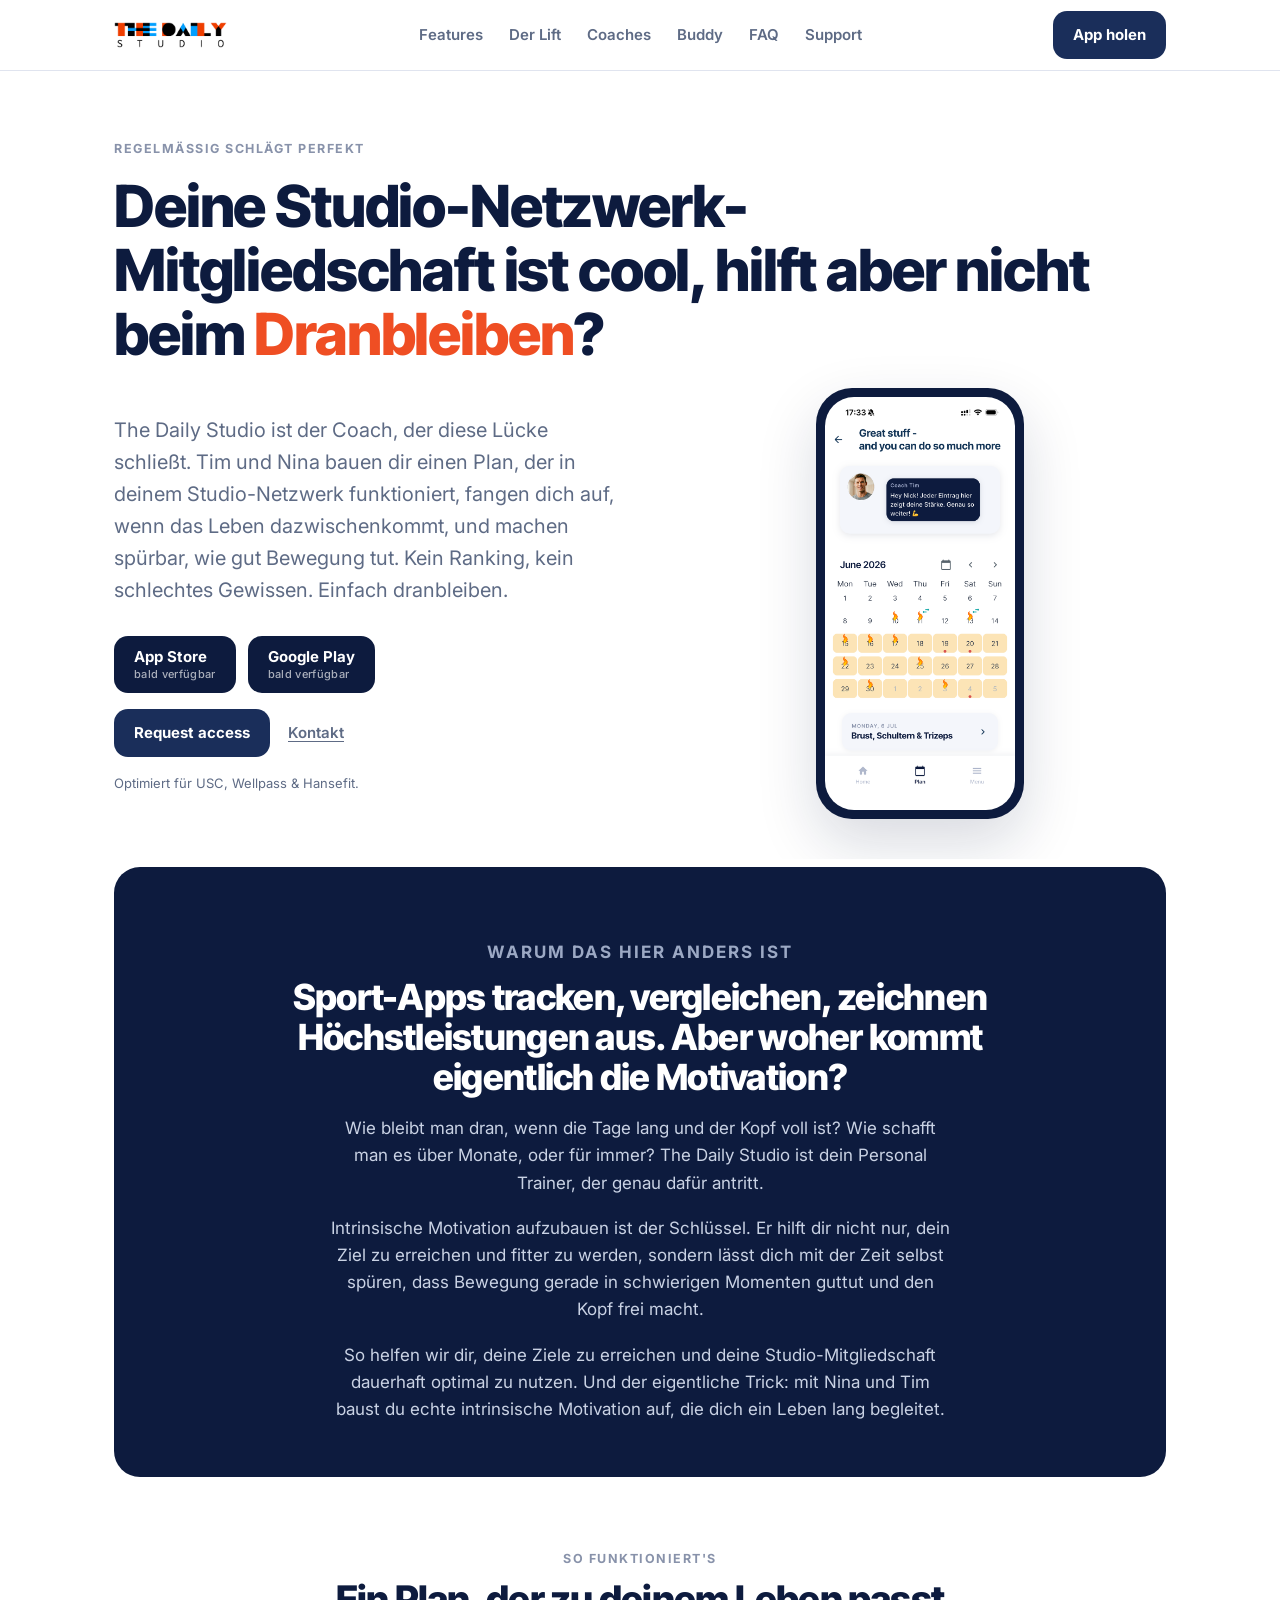
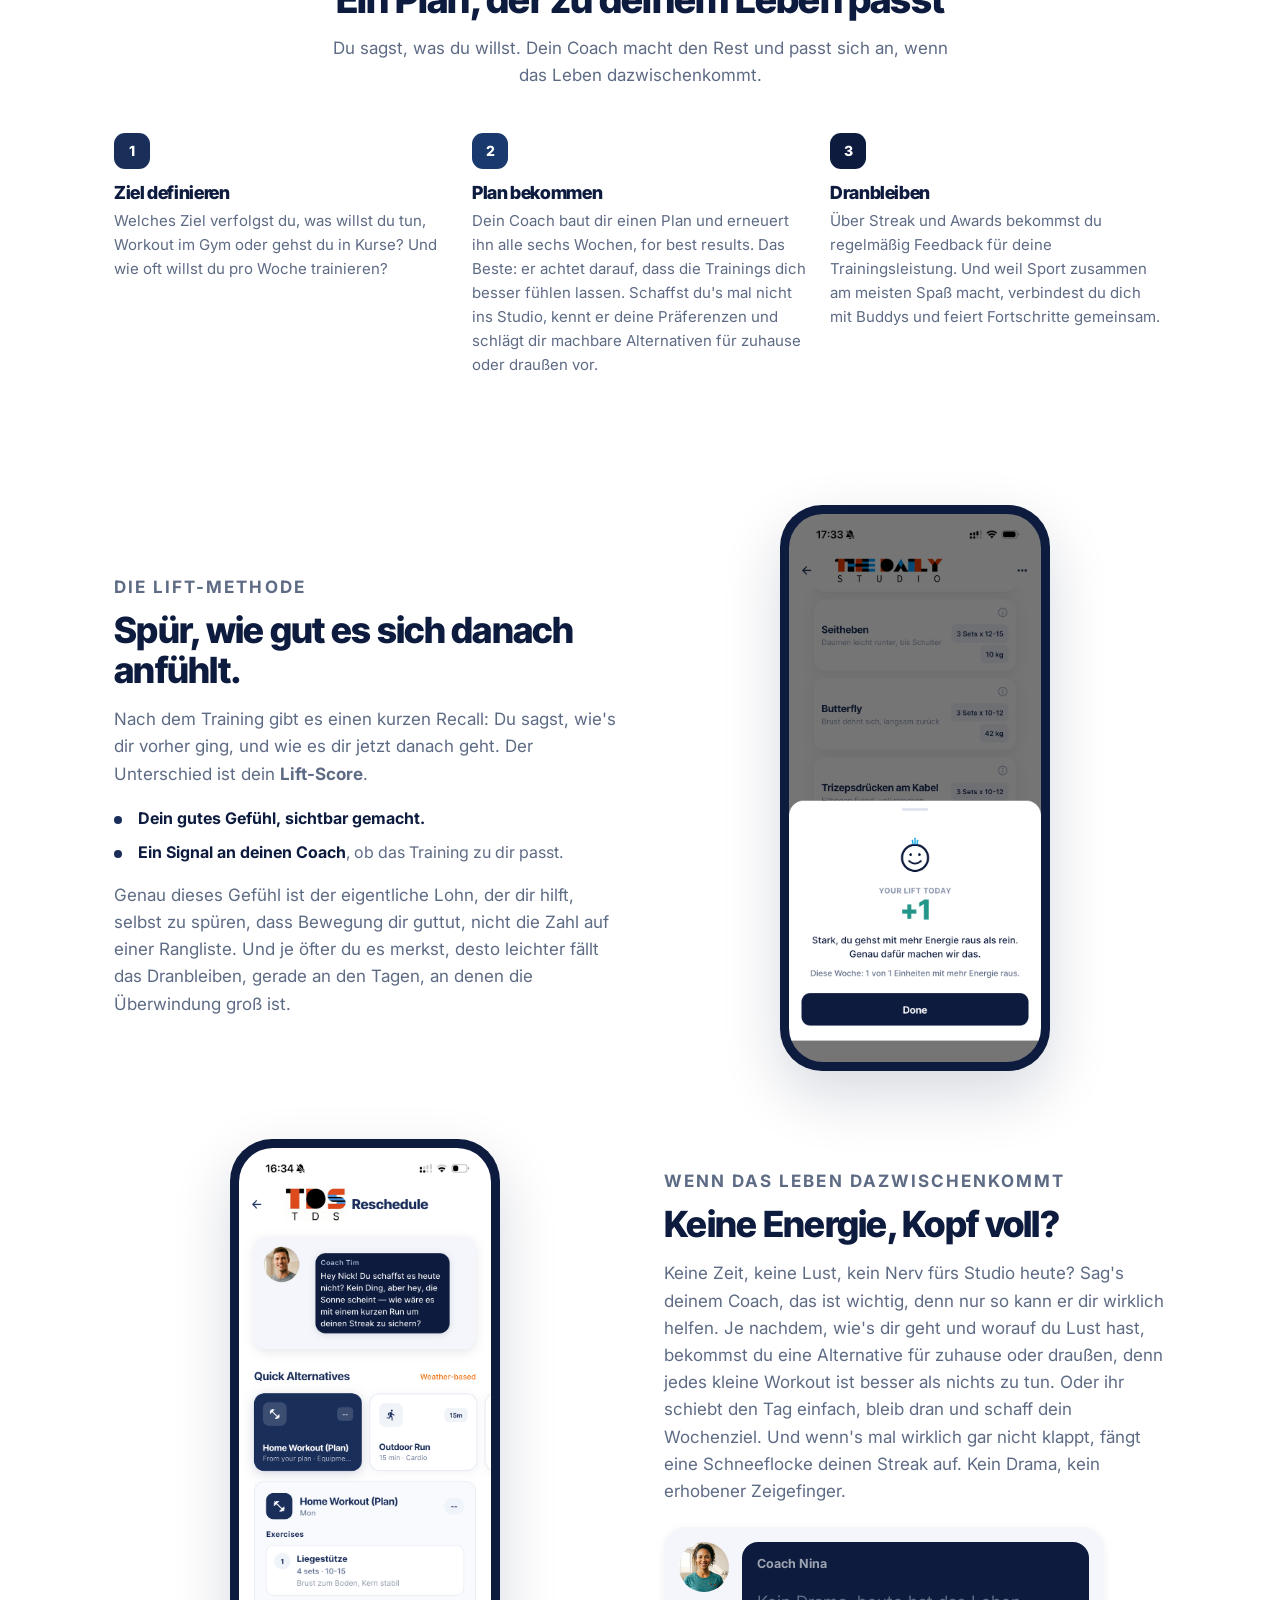
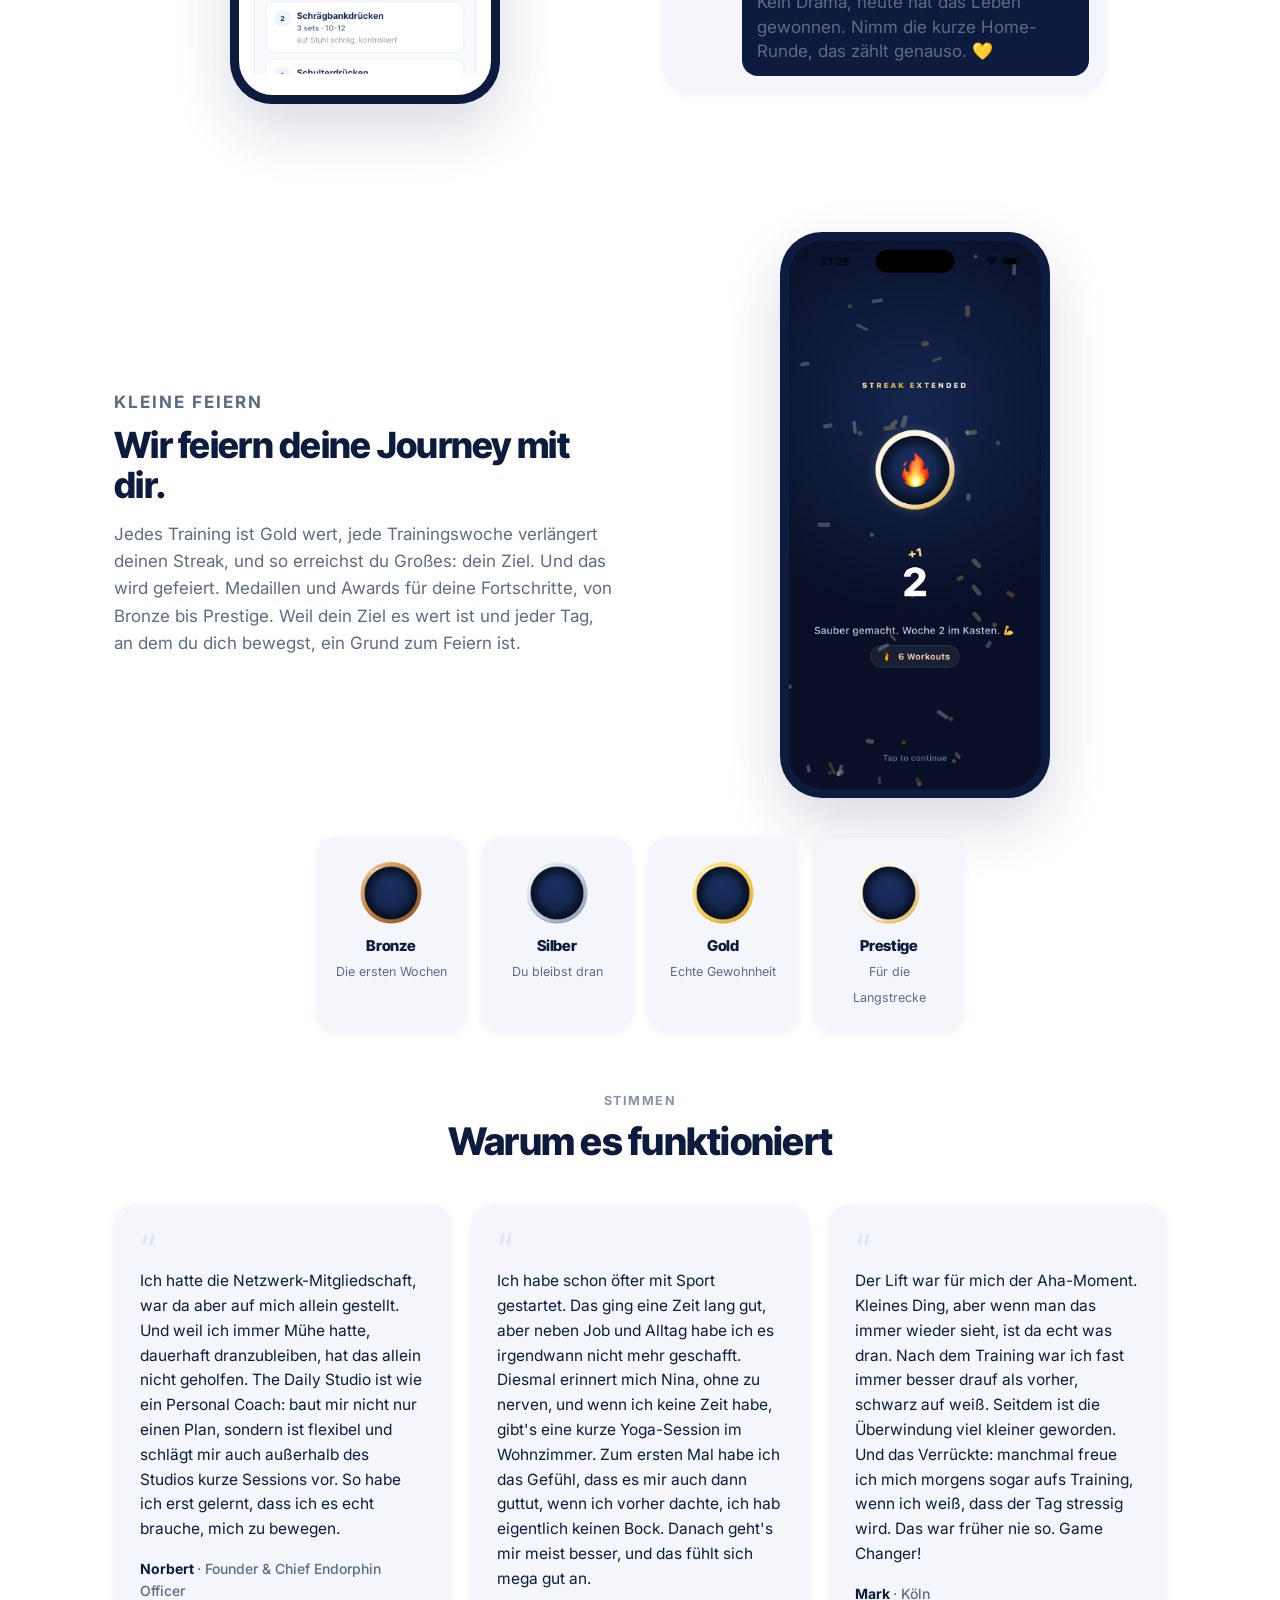
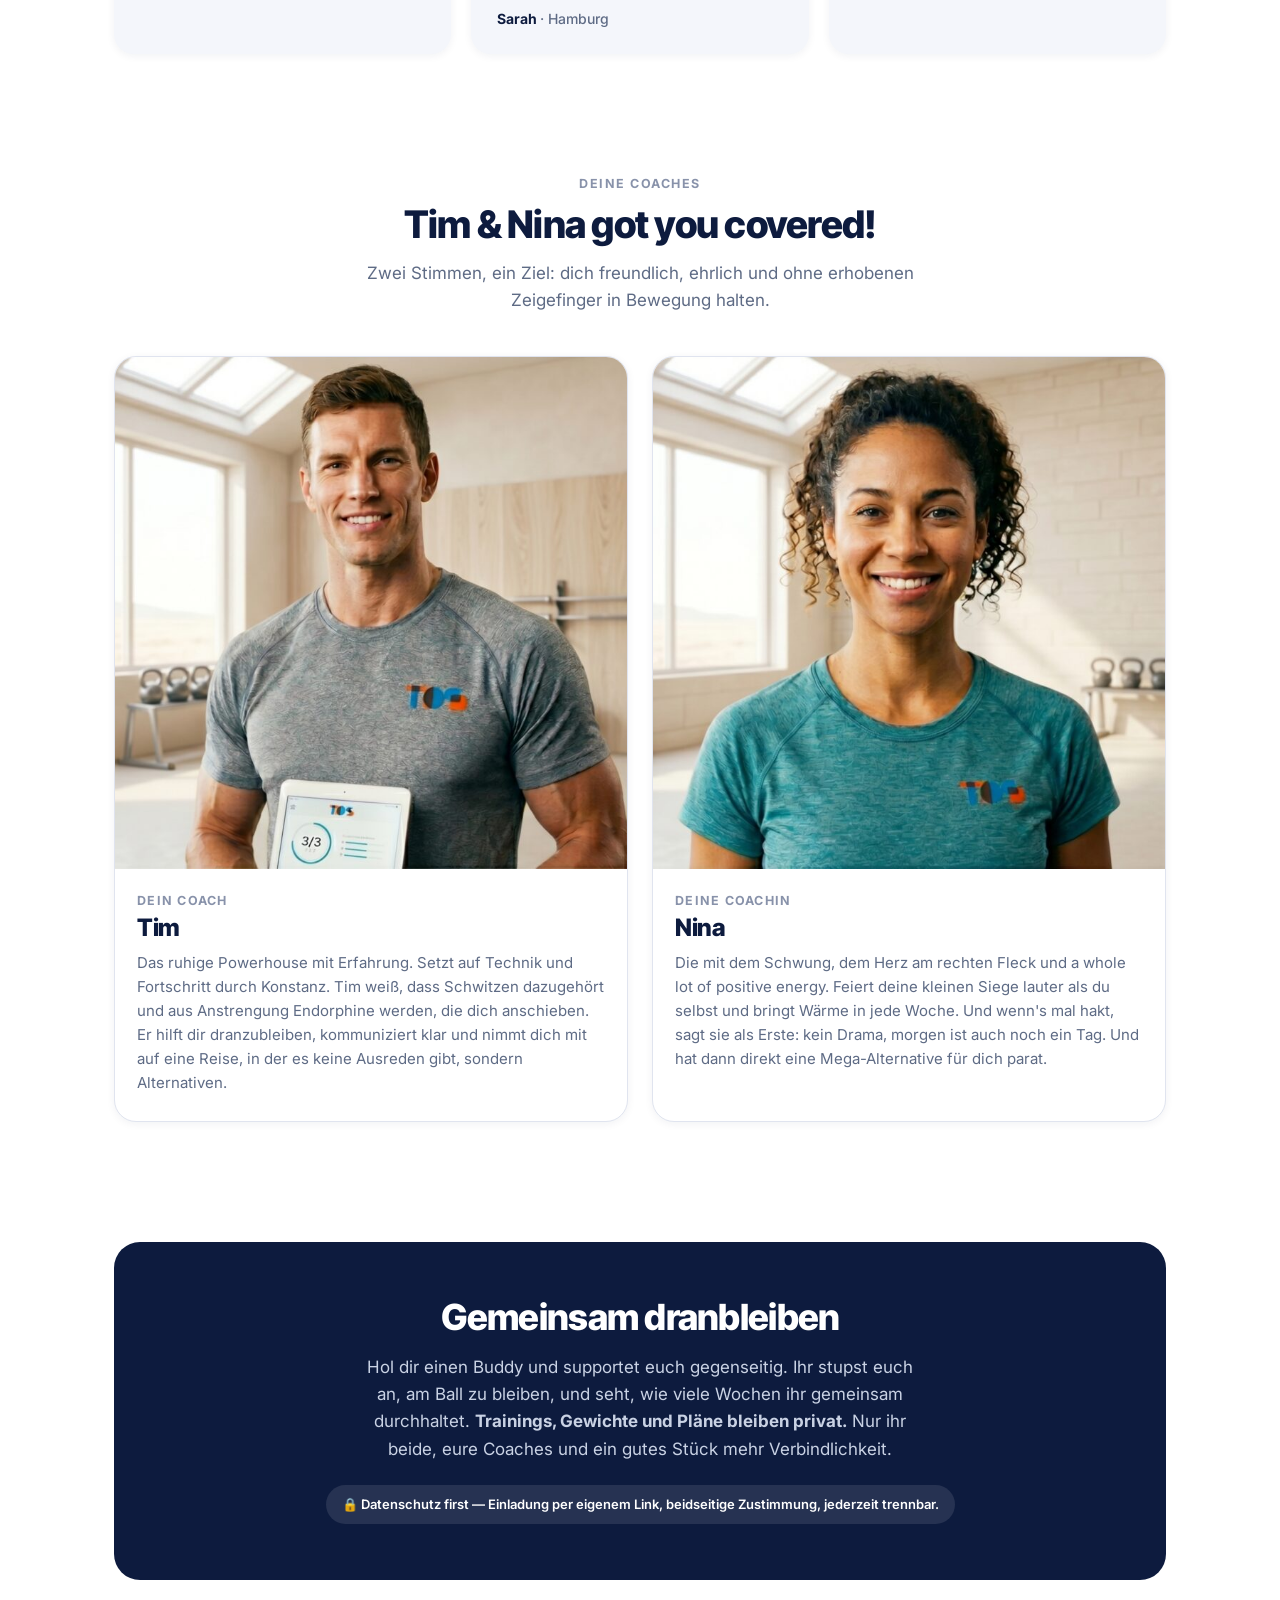
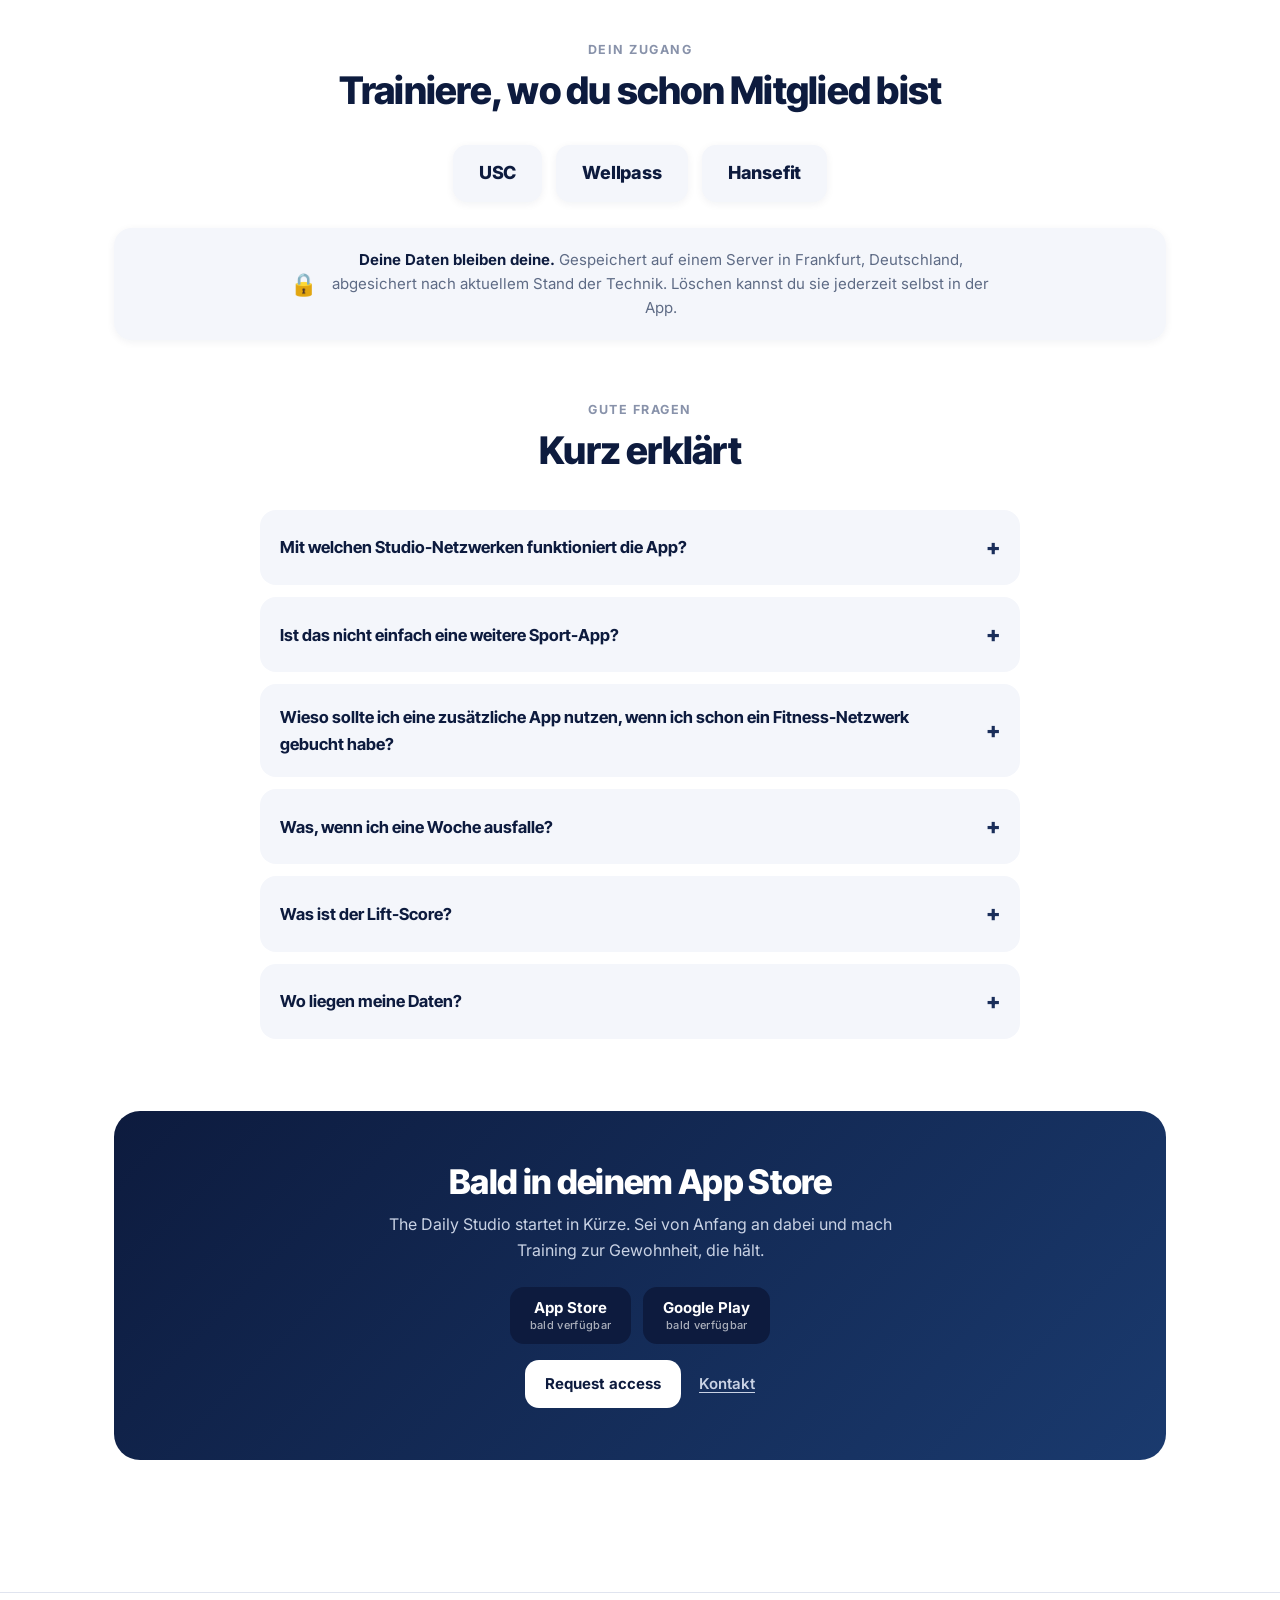
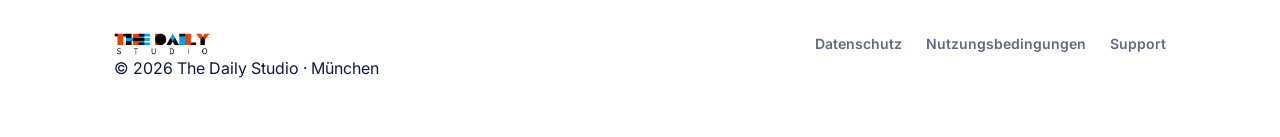
<file: index.html>
<!DOCTYPE html>
<html lang="de">
<head>
<meta charset="UTF-8">
<meta name="viewport" content="width=device-width, initial-scale=1.0">
<meta name="robots" content="noindex,nofollow">
<title>The Daily Studio — dein Coach, der dich dranbleiben lässt</title>
<meta name="description" content="Deine Studio-Netzwerk-Mitgliedschaft ist cool, hilft aber nicht beim Dranbleiben? The Daily Studio ist der Coach, der diese Lücke schließt: ein Plan, der zu deinem Leben passt, Alternativen wenn das Leben dazwischenkommt, und der Lift-Score, der spürbar macht, wie gut Bewegung tut.">
<meta property="og:title" content="The Daily Studio">
<meta property="og:description" content="Der Coach, der die Lücke deiner Studio-Mitgliedschaft schließt. Dranbleiben ohne Quälen — und spüren, wie gut es sich anfühlt.">
<meta property="og:type" content="website">
<link rel="icon" href="assets/favicon.ico" sizes="any">
<link rel="icon" type="image/png" href="assets/favicon.png">
<link rel="apple-touch-icon" href="assets/apple-touch-icon.png">
<link rel="preconnect" href="https://fonts.googleapis.com">
<link rel="preconnect" href="https://fonts.gstatic.com" crossorigin>
<link href="https://fonts.googleapis.com/css2?family=Inter:wght@400;500;600;700&family=Inter+Tight:wght@600;700;800&display=swap" rel="stylesheet">
<link rel="stylesheet" href="style.css">
</head>
<body>

<header>
  <div class="wrap nav">
    <a href="index.html"><img class="logo" src="assets/logo.png" alt="The Daily Studio"></a>
    <nav>
      <a href="#features">Features</a>
      <a href="#lift">Der Lift</a>
      <a href="#coaches">Coaches</a>
      <a href="#buddy">Buddy</a>
      <a href="#faq">FAQ</a>
      <a href="support.html">Support</a>
    </nav>
    <div class="nav-cta">
      <a class="btn" href="#download">App holen</a>
    </div>
  </div>
</header>

<!-- HERO -->
<section class="hero">
  <div class="wrap">
    <span class="kicker">Regelmäßig schlägt perfekt</span>
    <h1>Deine Studio-Netzwerk-Mitgliedschaft ist cool, hilft aber nicht beim <em>Dranbleiben</em>?</h1>
    <div class="hero-grid">
      <div class="hero-left">
        <p class="lead">The Daily Studio ist der Coach, der diese Lücke schließt. Tim und Nina bauen dir einen Plan, der in deinem Studio-Netzwerk funktioniert, fangen dich auf, wenn das Leben dazwischenkommt, und machen spürbar, wie gut Bewegung tut. Kein Ranking, kein schlechtes Gewissen. Einfach dranbleiben.</p>
        <div class="store" id="download">
          <span class="badge">App Store<small>bald verfügbar</small></span>
          <span class="badge">Google Play<small>bald verfügbar</small></span>
        </div>
        <div class="access">
          <a class="btn" href="mailto:contact@thedailystudio.app?subject=Request%20access%20-%20The%20Daily%20Studio&amp;body=Hallo%2C%0A%0Aich%20w%C3%BCrde%20The%20Daily%20Studio%20gerne%20testen.%0A%0AWarum%20ich%20dabei%20sein%20m%C3%B6chte%3A%0A%5Bhier%20kurz%20in%20ein%2C%20zwei%20S%C3%A4tzen%20beschreiben%5D%0A%0AMeine%20Test-E-Mail-Adresse%20%28mit%20dieser%20Adresse%20m%C3%B6chte%20ich%20mich%20in%20der%20App%20anmelden%29%3A%0A%5Bhier%20deine%20E-Mail-Adresse%20best%C3%A4tigen%5D%0A%0ADanke%20und%20viele%20Gr%C3%BC%C3%9Fe">Request access</a>
          <a class="contactlink" href="mailto:contact@thedailystudio.app">Kontakt</a>
        </div>
        <p class="note">Optimiert für USC, Wellpass &amp; Hansefit.</p>
      </div>
      <div class="device"><img src="assets/app/intro_calendar.png" alt="The Daily Studio — Wochenplan mit Coach-Nachricht und Trainingstagen"></div>
    </div>
  </div>
</section>

<!-- MOAT -->
<section class="block" style="padding-top:8px">
  <div class="wrap">
    <div class="moat">
      <p class="eyebrow">Warum das hier anders ist</p>
      <h2>Sport-Apps tracken, vergleichen, zeichnen Höchstleistungen aus. Aber woher kommt eigentlich die Motivation?</h2>
      <p>Wie bleibt man dran, wenn die Tage lang und der Kopf voll ist? Wie schafft man es über Monate, oder für immer? The Daily Studio ist dein Personal Trainer, der genau dafür antritt.</p>
      <p>Intrinsische Motivation aufzubauen ist der Schlüssel. Er hilft dir nicht nur, dein Ziel zu erreichen und fitter zu werden, sondern lässt dich mit der Zeit selbst spüren, dass Bewegung gerade in schwierigen Momenten guttut und den Kopf frei macht.</p>
      <p>So helfen wir dir, deine Ziele zu erreichen und deine Studio-Mitgliedschaft dauerhaft optimal zu nutzen. Und der eigentliche Trick: mit Nina und Tim baust du echte intrinsische Motivation auf, die dich ein Leben lang begleitet.</p>
    </div>
  </div>
</section>

<!-- FEATURES + STEPS -->
<section class="block" id="features" style="padding-top:12px">
  <div class="wrap">
    <p class="eyebrow">So funktioniert's</p>
    <h2 class="center">Ein Plan, der zu deinem Leben passt</h2>
    <p class="sub">Du sagst, was du willst. Dein Coach macht den Rest und passt sich an, wenn das Leben dazwischenkommt.</p>
    <div class="steps">
      <div class="step"><div class="n">1</div><h3>Ziel definieren</h3><p>Welches Ziel verfolgst du, was willst du tun, Workout im Gym oder gehst du in Kurse? Und wie oft willst du pro Woche trainieren?</p></div>
      <div class="step"><div class="n">2</div><h3>Plan bekommen</h3><p>Dein Coach baut dir einen Plan und erneuert ihn alle sechs Wochen, for best results. Das Beste: er achtet darauf, dass die Trainings dich besser fühlen lassen. Schaffst du's mal nicht ins Studio, kennt er deine Präferenzen und schlägt dir machbare Alternativen für zuhause oder draußen vor.</p></div>
      <div class="step"><div class="n">3</div><h3>Dranbleiben</h3><p>Über Streak und Awards bekommst du regelmäßig Feedback für deine Trainingsleistung. Und weil Sport zusammen am meisten Spaß macht, verbindest du dich mit Buddys und feiert Fortschritte gemeinsam.</p></div>
    </div>
  </div>
</section>

<!-- LIFT -->
<section class="block" id="lift">
  <div class="wrap">
    <div class="split">
      <div class="txt">
        <p class="eyebrow">Die Lift-Methode</p>
        <h2>Spür, wie gut es sich danach anfühlt.</h2>
        <p>Nach dem Training gibt es einen kurzen Recall: Du sagst, wie's dir vorher ging, und wie es dir jetzt danach geht. Der Unterschied ist dein <strong>Lift-Score</strong>.</p>
        <ul class="lift-points">
          <li><strong>Dein gutes Gefühl, sichtbar gemacht.</strong></li>
          <li><strong>Ein Signal an deinen Coach</strong>, ob das Training zu dir passt.</li>
        </ul>
        <p>Genau dieses Gefühl ist der eigentliche Lohn, der dir hilft, selbst zu spüren, dass Bewegung dir guttut, nicht die Zahl auf einer Rangliste. Und je öfter du es merkst, desto leichter fällt das Dranbleiben, gerade an den Tagen, an denen die Überwindung groß ist.</p>
      </div>
      <div class="device"><img src="assets/app/intro_lift.png" alt="Der Lift-Score — dein gutes Gefühl nach dem Training, sichtbar gemacht"></div>
    </div>
  </div>
</section>

<!-- EMPATHIE -->
<section class="block" style="padding-top:0">
  <div class="wrap">
    <div class="split rev">
      <div class="device"><img src="assets/app/intro_reschedule.png" alt="Alternative wählen oder Training verschieben"></div>
      <div class="txt">
        <p class="eyebrow">Wenn das Leben dazwischenkommt</p>
        <h2>Keine Energie, Kopf voll?</h2>
        <p>Keine Zeit, keine Lust, kein Nerv fürs Studio heute? Sag's deinem Coach, das ist wichtig, denn nur so kann er dir wirklich helfen. Je nachdem, wie's dir geht und worauf du Lust hast, bekommst du eine Alternative für zuhause oder draußen, denn jedes kleine Workout ist besser als nichts zu tun. Oder ihr schiebt den Tag einfach, bleib dran und schaff dein Wochenziel. Und wenn's mal wirklich gar nicht klappt, fängt eine Schneeflocke deinen Streak auf. Kein Drama, kein erhobener Zeigefinger.</p>
        <div class="coachbubble" style="margin-top:22px">
          <img class="avatar" src="assets/coach_nina.jpg" alt="Coach Nina">
          <div class="msg">
            <div class="who">Coach Nina</div>
            <p>Kein Drama, heute hat das Leben gewonnen. Nimm die kurze Home-Runde, das zählt genauso. 💛</p>
          </div>
        </div>
      </div>
    </div>
  </div>
</section>

<!-- AWARDS -->
<section class="block">
  <div class="wrap">
    <div class="split">
      <div class="txt">
        <p class="eyebrow">Kleine Feiern</p>
        <h2>Wir feiern deine Journey mit dir.</h2>
        <p>Jedes Training ist Gold wert, jede Trainingswoche verlängert deinen Streak, und so erreichst du Großes: dein Ziel. Und das wird gefeiert. Medaillen und Awards für deine Fortschritte, von Bronze bis Prestige. Weil dein Ziel es wert ist und jeder Tag, an dem du dich bewegst, ein Grund zum Feiern ist.</p>
      </div>
      <div class="device"><img src="assets/app/intro_streak.png" alt="Streak verlängert — Feier-Screen mit Medaille und Flamme"></div>
    </div>
    <div class="awards-row">
      <div class="award"><img class="medal" src="assets/app/medal_bronze.png" alt=""><h4>Bronze</h4><small>Die ersten Wochen</small></div>
      <div class="award"><img class="medal" src="assets/app/medal_silver.png" alt=""><h4>Silber</h4><small>Du bleibst dran</small></div>
      <div class="award"><img class="medal" src="assets/app/medal_gold.png" alt=""><h4>Gold</h4><small>Echte Gewohnheit</small></div>
      <div class="award"><img class="medal" src="assets/app/medal_prestige.png" alt=""><h4>Prestige</h4><small>Für die Langstrecke</small></div>
    </div>
  </div>
</section>

<!-- STIMMEN -->
<section class="block" style="padding-top:0">
  <div class="wrap">
    <p class="eyebrow">Stimmen</p>
    <h2 class="center">Warum es funktioniert</h2>
    <div class="voices">
      <div class="voice">
        <div class="mark">&ldquo;</div>
        <p class="quote">Ich hatte die Netzwerk-Mitgliedschaft, war da aber auf mich allein gestellt. Und weil ich immer Mühe hatte, dauerhaft dranzubleiben, hat das allein nicht geholfen. The Daily Studio ist wie ein Personal Coach: baut mir nicht nur einen Plan, sondern ist flexibel und schlägt mir auch außerhalb des Studios kurze Sessions vor. So habe ich erst gelernt, dass ich es echt brauche, mich zu bewegen.</p>
        <p class="who">Norbert <span>· Founder &amp; Chief Endorphin Officer</span></p>
      </div>
      <div class="voice">
        <div class="mark">&ldquo;</div>
        <p class="quote">Ich habe schon öfter mit Sport gestartet. Das ging eine Zeit lang gut, aber neben Job und Alltag habe ich es irgendwann nicht mehr geschafft. Diesmal erinnert mich Nina, ohne zu nerven, und wenn ich keine Zeit habe, gibt's eine kurze Yoga-Session im Wohnzimmer. Zum ersten Mal habe ich das Gefühl, dass es mir auch dann guttut, wenn ich vorher dachte, ich hab eigentlich keinen Bock. Danach geht's mir meist besser, und das fühlt sich mega gut an.</p>
        <p class="who">Sarah <span>· Hamburg</span></p>
      </div>
      <div class="voice">
        <div class="mark">&ldquo;</div>
        <p class="quote">Der Lift war für mich der Aha-Moment. Kleines Ding, aber wenn man das immer wieder sieht, ist da echt was dran. Nach dem Training war ich fast immer besser drauf als vorher, schwarz auf weiß. Seitdem ist die Überwindung viel kleiner geworden. Und das Verrückte: manchmal freue ich mich morgens sogar aufs Training, wenn ich weiß, dass der Tag stressig wird. Das war früher nie so. Game Changer!</p>
        <p class="who">Mark <span>· Köln</span></p>
      </div>
    </div>
  </div>
</section>

<!-- COACHES -->
<section class="block" id="coaches">
  <div class="wrap">
    <p class="eyebrow">Deine Coaches</p>
    <h2 class="center">Tim &amp; Nina got you covered!</h2>
    <p class="sub">Zwei Stimmen, ein Ziel: dich freundlich, ehrlich und ohne erhobenen Zeigefinger in Bewegung halten.</p>
    <div class="coaches">
      <div class="coach tim">
        <img class="photo" src="assets/coach_tim.jpg" alt="Coach Tim">
        <div class="body">
          <div class="role">Dein Coach</div>
          <h3>Tim</h3>
          <p>Das ruhige Powerhouse mit Erfahrung. Setzt auf Technik und Fortschritt durch Konstanz. Tim weiß, dass Schwitzen dazugehört und aus Anstrengung Endorphine werden, die dich anschieben. Er hilft dir dranzubleiben, kommuniziert klar und nimmt dich mit auf eine Reise, in der es keine Ausreden gibt, sondern Alternativen.</p>
        </div>
      </div>
      <div class="coach nina">
        <img class="photo" src="assets/coach_nina.jpg" alt="Coach Nina">
        <div class="body">
          <div class="role">Deine Coachin</div>
          <h3>Nina</h3>
          <p>Die mit dem Schwung, dem Herz am rechten Fleck und a whole lot of positive energy. Feiert deine kleinen Siege lauter als du selbst und bringt Wärme in jede Woche. Und wenn's mal hakt, sagt sie als Erste: kein Drama, morgen ist auch noch ein Tag. Und hat dann direkt eine Mega-Alternative für dich parat.</p>
        </div>
      </div>
    </div>
  </div>
</section>

<!-- BUDDY -->
<section class="block" id="buddy">
  <div class="wrap">
    <div class="buddy">
      <h2>Gemeinsam dranbleiben</h2>
      <p>Hol dir einen Buddy und supportet euch gegenseitig. Ihr stupst euch an, am Ball zu bleiben, und seht, wie viele Wochen ihr gemeinsam durchhaltet. <strong>Trainings, Gewichte und Pläne bleiben privat.</strong> Nur ihr beide, eure Coaches und ein gutes Stück mehr Verbindlichkeit.</p>
      <span class="lock">🔒 Datenschutz first — Einladung per eigenem Link, beidseitige Zustimmung, jederzeit trennbar.</span>
    </div>
  </div>
</section>

<!-- STUDIO NETWORKS + TRUST -->
<section class="block" style="padding-top:0">
  <div class="wrap">
    <p class="eyebrow">Dein Zugang</p>
    <h2 class="center">Trainiere, wo du schon Mitglied bist</h2>
    <div class="nets">
      <div class="net">USC</div>
      <div class="net">Wellpass</div>
      <div class="net">Hansefit</div>
    </div>
    <div class="trust">
      <span class="ic">🔒</span>
      <p><strong>Deine Daten bleiben deine.</strong> Gespeichert auf einem Server in Frankfurt, Deutschland, abgesichert nach aktuellem Stand der Technik. Löschen kannst du sie jederzeit selbst in der App.</p>
    </div>
  </div>
</section>

<!-- FAQ -->
<section class="block" id="faq" style="padding-top:0">
  <div class="wrap">
    <p class="eyebrow">Gute Fragen</p>
    <h2 class="center">Kurz erklärt</h2>
    <div class="faq">
      <details name="faq">
        <summary>Mit welchen Studio-Netzwerken funktioniert die App?</summary>
        <p>The Daily Studio ist unabhängig von Studio-Netzwerken. Derzeit sind die Studios von USC, Wellpass und Hansefit integriert.</p>
      </details>
      <details name="faq">
        <summary>Ist das nicht einfach eine weitere Sport-App?</summary>
        <p>Nope. The Daily Studio ist ein Personal Coach, der nur für dich da ist. Wir gehen davon aus, dass du mit deinem Studio-Netzwerk ein Ziel vor Augen hast, und unterstützen dich dabei: mit professionellen Plänen, aber nicht starr, sondern mit Empathie, die sich an dein Leben anpasst. Der dich anschiebt, dir Alternativen außerhalb des Studios bietet und aktiv Anpassungen vorschlägt, wenn er merkt, dass du dir mal zu viel vorgenommen hast.</p>
      </details>
      <details name="faq">
        <summary>Wieso sollte ich eine zusätzliche App nutzen, wenn ich schon ein Fitness-Netzwerk gebucht habe?</summary>
        <p>Dein Studio-Netzwerk ist ein großartiges Angebot: ein Preis, Zugang zu tausenden Studios. Aber du bekommst eben nur den Zugang und bist dort Gast. Ob du hingehst, was du trainierst und wie lange du durchhältst, hängt allein von deiner intrinsischen Motivation ab. The Daily Studio schließt genau diese Lücke und ist an deiner Seite. Tim oder Nina bauen dir einen Plan, nach dem du im Studio trainierst, oder planen deine Wochen, wenn du lieber in Kurse gehst. Und wenn du's mal nicht schaffst, schlagen sie dir vor, was du trotz wenig Zeit oder Energie tun kannst, denn es ist immer besser, etwas zu tun als nichts.</p>
      </details>
      <details name="faq">
        <summary>Was, wenn ich eine Woche ausfalle?</summary>
        <p>We got you covered, dein Streak und deine Fortschritte sind sicher. Wenn dir mal eine Krankheit dazwischenkommt (oder die Männergrippe) oder du im Urlaub am Strand chillst, lass es deinen Coach wissen, und er sichert deinen Streak so lange. Und wenn's in einer Woche mal überhaupt nicht klappt, weil der große Pitch keine Zeit gelassen hat oder der Jahresabschluss dazwischenkam, fängt dich eine Schneeflocke auf. Dein Streak bleibt.</p>
      </details>
      <details name="faq">
        <summary>Was ist der Lift-Score?</summary>
        <p>Dein gutes Gefühl nach dem Training, sichtbar gemacht. Im kurzen Dialog mit dem Coach nach dem Training checkst du, wie es dir vorher ging und wie du dich danach fühlst. Der Unterschied ist wichtig. Du wirst sehen: oft fühlst du dich danach besser als vorher, Kopf frei, körperlich angestrengt, aber happy. Genau das ist dein eigentlicher Lohn, nicht eine Punktzahl. Und genauso wichtig ist es zu merken, wenn du dich danach nicht besser fühlst. So kann dein Coach reagieren und dein Training anpassen. Denn jeder Mensch ist anders, und das ist gut so, damit können wir arbeiten.</p>
      </details>
      <details name="faq">
        <summary>Wo liegen meine Daten?</summary>
        <p>Gute Frage, wichtige Frage. Wir hosten deine Daten auf einem Server in Frankfurt, Deutschland, abgesichert nach aktuellem Stand. Wir verarbeiten sie möglichst sparsam und zweckgebunden. Wenn du zum Beispiel einen neuen Plan bekommst, gehen nur die nötigsten Daten an Anthropic: deine aktuelle Belastung, dein Ziel und deine Ambition. Name oder E-Mail gehen nicht mit, weil das nicht nötig ist. Und wenn du willst, kannst du sie jederzeit selbst löschen.</p>
      </details>
    </div>
  </div>
</section>

<!-- CTA -->
<section class="block" style="padding-top:0">
  <div class="wrap">
    <div class="cta-band">
      <h2>Bald in deinem App Store</h2>
      <p>The Daily Studio startet in Kürze. Sei von Anfang an dabei und mach Training zur Gewohnheit, die hält.</p>
      <div class="store">
        <span class="badge">App Store<small>bald verfügbar</small></span>
        <span class="badge">Google Play<small>bald verfügbar</small></span>
      </div>
      <div class="access">
        <a class="btn ghost" href="mailto:contact@thedailystudio.app?subject=Request%20access%20-%20The%20Daily%20Studio&amp;body=Hallo%2C%0A%0Aich%20w%C3%BCrde%20The%20Daily%20Studio%20gerne%20testen.%0A%0AWarum%20ich%20dabei%20sein%20m%C3%B6chte%3A%0A%5Bhier%20kurz%20in%20ein%2C%20zwei%20S%C3%A4tzen%20beschreiben%5D%0A%0AMeine%20Test-E-Mail-Adresse%20%28mit%20dieser%20Adresse%20m%C3%B6chte%20ich%20mich%20in%20der%20App%20anmelden%29%3A%0A%5Bhier%20deine%20E-Mail-Adresse%20best%C3%A4tigen%5D%0A%0ADanke%20und%20viele%20Gr%C3%BC%C3%9Fe">Request access</a>
        <a class="contactlink light" href="mailto:contact@thedailystudio.app">Kontakt</a>
      </div>
    </div>
  </div>
</section>

<footer>
  <div class="wrap">
    <div class="foot">
      <img class="logo" src="assets/logo.png" alt="The Daily Studio">
      <div class="links">
        <a href="datenschutz.html">Datenschutz</a>
        <a href="agb.html">Nutzungsbedingungen</a>
        <a href="support.html">Support</a>
      </div>
    </div>
    <p class="copy">© 2026 The Daily Studio · München</p>
  </div>
</footer>

<script>
  // FAQ: nur eine Antwort gleichzeitig offen
  document.querySelectorAll('.faq details').forEach(function(d){
    d.addEventListener('toggle', function(){
      if(d.open){document.querySelectorAll('.faq details[open]').forEach(function(o){if(o!==d)o.open=false;});}
    });
  });
</script>

</body>
</html>
</file>
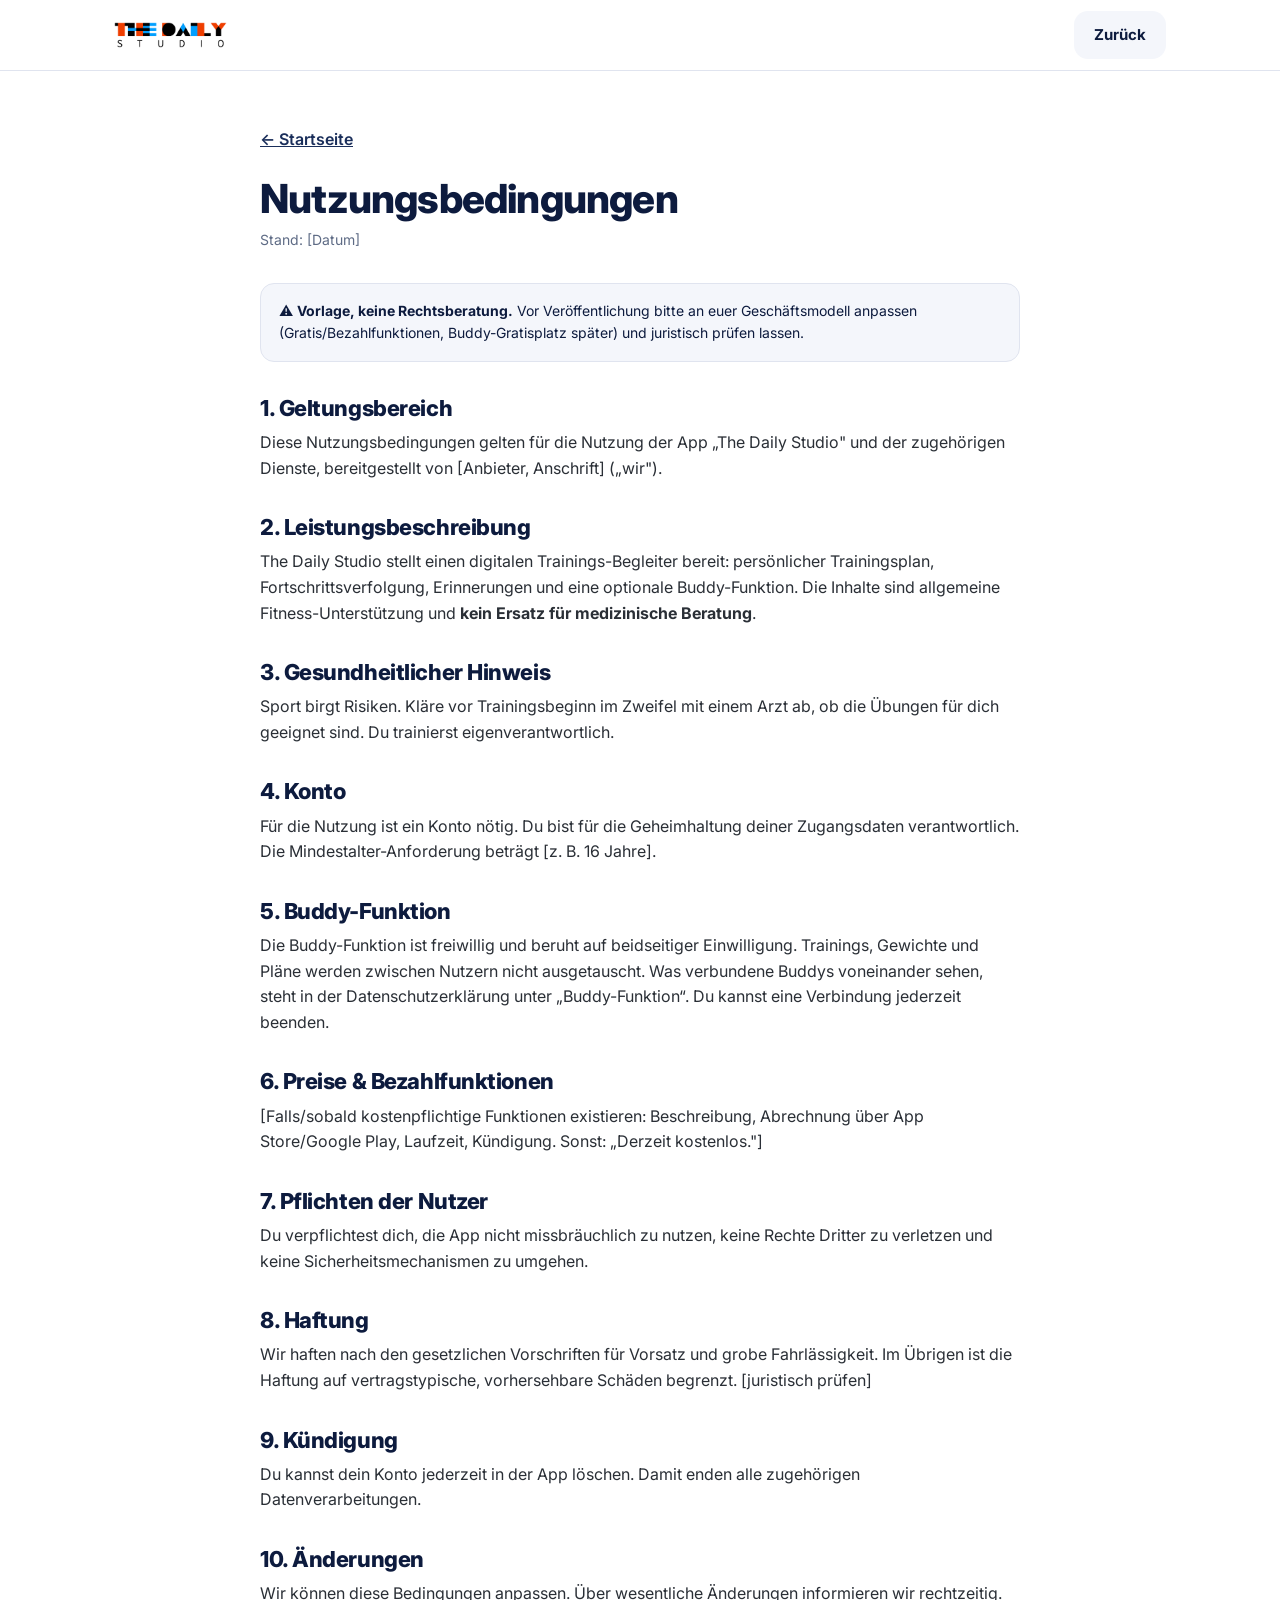
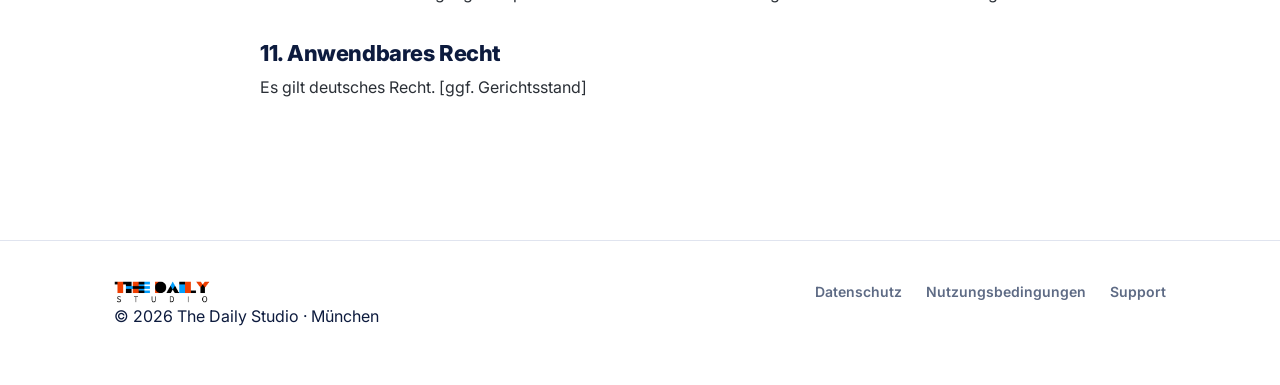
<file: agb.html>
<!DOCTYPE html>
<html lang="de">
<head>
<meta charset="UTF-8">
<meta name="viewport" content="width=device-width, initial-scale=1.0">
<meta name="robots" content="noindex,nofollow">
<title>Nutzungsbedingungen — The Daily Studio</title>
<link rel="icon" href="assets/favicon.png">
<link href="https://fonts.googleapis.com/css2?family=Inter:wght@400;500;600;700;800&display=swap" rel="stylesheet">
<link rel="stylesheet" href="style.css">
</head>
<body>
<header><div class="wrap nav">
  <a href="index.html"><img class="logo" src="assets/logo.png" alt="The Daily Studio"></a>
  <div class="nav-cta"><a class="btn ghost" href="index.html">Zurück</a></div>
</div></header>

<div class="wrap">
<div class="doc">
  <a class="back" href="index.html">← Startseite</a>
  <h1>Nutzungsbedingungen</h1>
  <p class="updated">Stand: <span class="ph">[Datum]</span></p>

  <div class="callout">⚠️ <strong>Vorlage, keine Rechtsberatung.</strong> Vor Veröffentlichung bitte an euer Geschäftsmodell anpassen (Gratis/Bezahlfunktionen, Buddy-Gratisplatz später) und juristisch prüfen lassen.</div>

  <h2>1. Geltungsbereich</h2>
  <p>Diese Nutzungsbedingungen gelten für die Nutzung der App „The Daily Studio" und der zugehörigen Dienste, bereitgestellt von <span class="ph">[Anbieter, Anschrift]</span> („wir").</p>

  <h2>2. Leistungsbeschreibung</h2>
  <p>The Daily Studio stellt einen digitalen Trainings-Begleiter bereit: persönlicher Trainingsplan, Fortschrittsverfolgung, Erinnerungen und eine optionale Buddy-Funktion. Die Inhalte sind allgemeine Fitness-Unterstützung und <strong>kein Ersatz für medizinische Beratung</strong>.</p>

  <h2>3. Gesundheitlicher Hinweis</h2>
  <p>Sport birgt Risiken. Kläre vor Trainingsbeginn im Zweifel mit einem Arzt ab, ob die Übungen für dich geeignet sind. Du trainierst eigenverantwortlich.</p>

  <h2>4. Konto</h2>
  <p>Für die Nutzung ist ein Konto nötig. Du bist für die Geheimhaltung deiner Zugangsdaten verantwortlich. Die Mindestalter-Anforderung beträgt <span class="ph">[z. B. 16 Jahre]</span>.</p>

  <h2>5. Buddy-Funktion</h2>
  <p>Die Buddy-Funktion ist freiwillig und beruht auf beidseitiger Einwilligung. Trainings, Gewichte und Pläne werden zwischen Nutzern nicht ausgetauscht. Was verbundene Buddys voneinander sehen, steht in der Datenschutzerklärung unter „Buddy-Funktion“. Du kannst eine Verbindung jederzeit beenden.</p>

  <h2>6. Preise &amp; Bezahlfunktionen</h2>
  <p><span class="ph">[Falls/sobald kostenpflichtige Funktionen existieren: Beschreibung, Abrechnung über App Store/Google Play, Laufzeit, Kündigung. Sonst: „Derzeit kostenlos."]</span></p>

  <h2>7. Pflichten der Nutzer</h2>
  <p>Du verpflichtest dich, die App nicht missbräuchlich zu nutzen, keine Rechte Dritter zu verletzen und keine Sicherheitsmechanismen zu umgehen.</p>

  <h2>8. Haftung</h2>
  <p>Wir haften nach den gesetzlichen Vorschriften für Vorsatz und grobe Fahrlässigkeit. Im Übrigen ist die Haftung auf vertragstypische, vorhersehbare Schäden begrenzt. <span class="ph">[juristisch prüfen]</span></p>

  <h2>9. Kündigung</h2>
  <p>Du kannst dein Konto jederzeit in der App löschen. Damit enden alle zugehörigen Datenverarbeitungen.</p>

  <h2>10. Änderungen</h2>
  <p>Wir können diese Bedingungen anpassen. Über wesentliche Änderungen informieren wir rechtzeitig.</p>

  <h2>11. Anwendbares Recht</h2>
  <p>Es gilt deutsches Recht. <span class="ph">[ggf. Gerichtsstand]</span></p>
</div>
</div>

<footer><div class="wrap">
  <div class="foot">
    <img class="logo" src="assets/logo.png" alt="The Daily Studio">
    <div class="links">
      <a href="datenschutz.html">Datenschutz</a>
      <a href="agb.html">Nutzungsbedingungen</a>
      <a href="support.html">Support</a>
    </div>
  </div>
  <p class="copy">© 2026 The Daily Studio · München</p>
</div></footer>
</body>
</html>
</file>
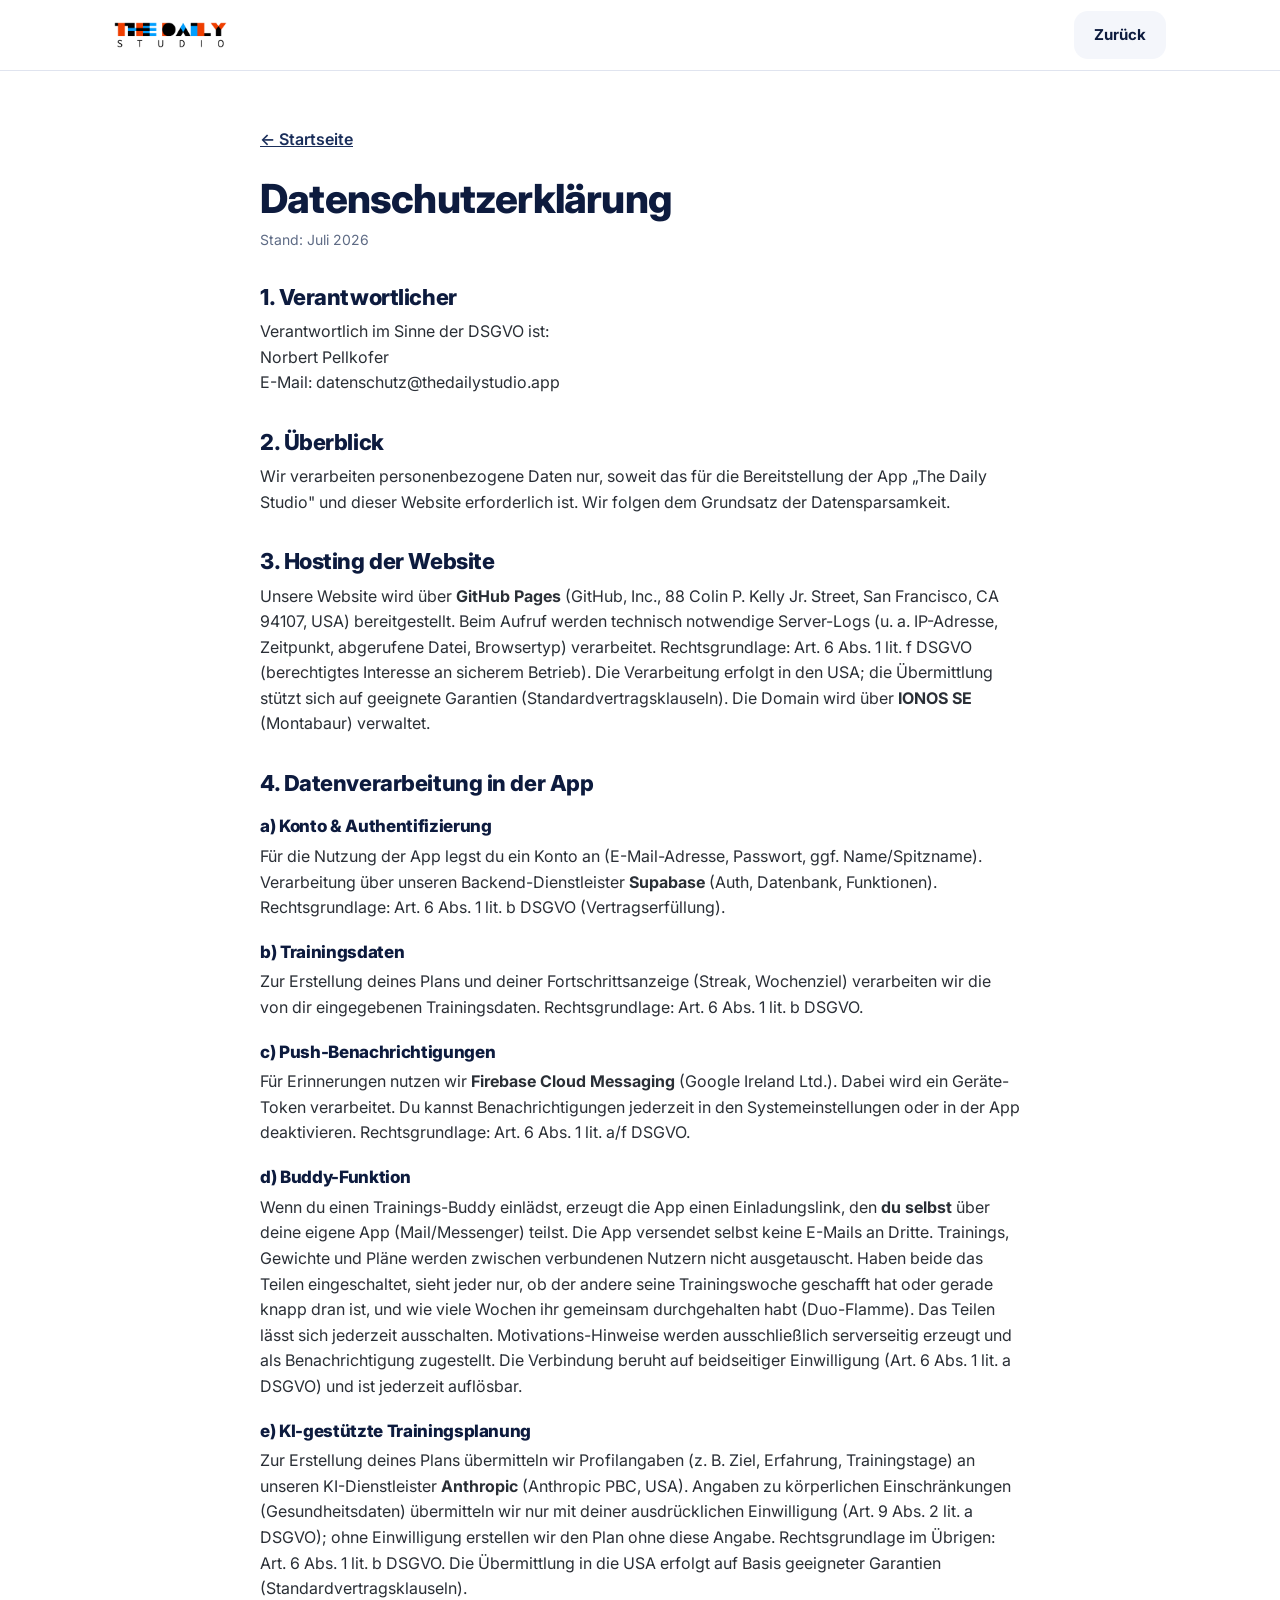
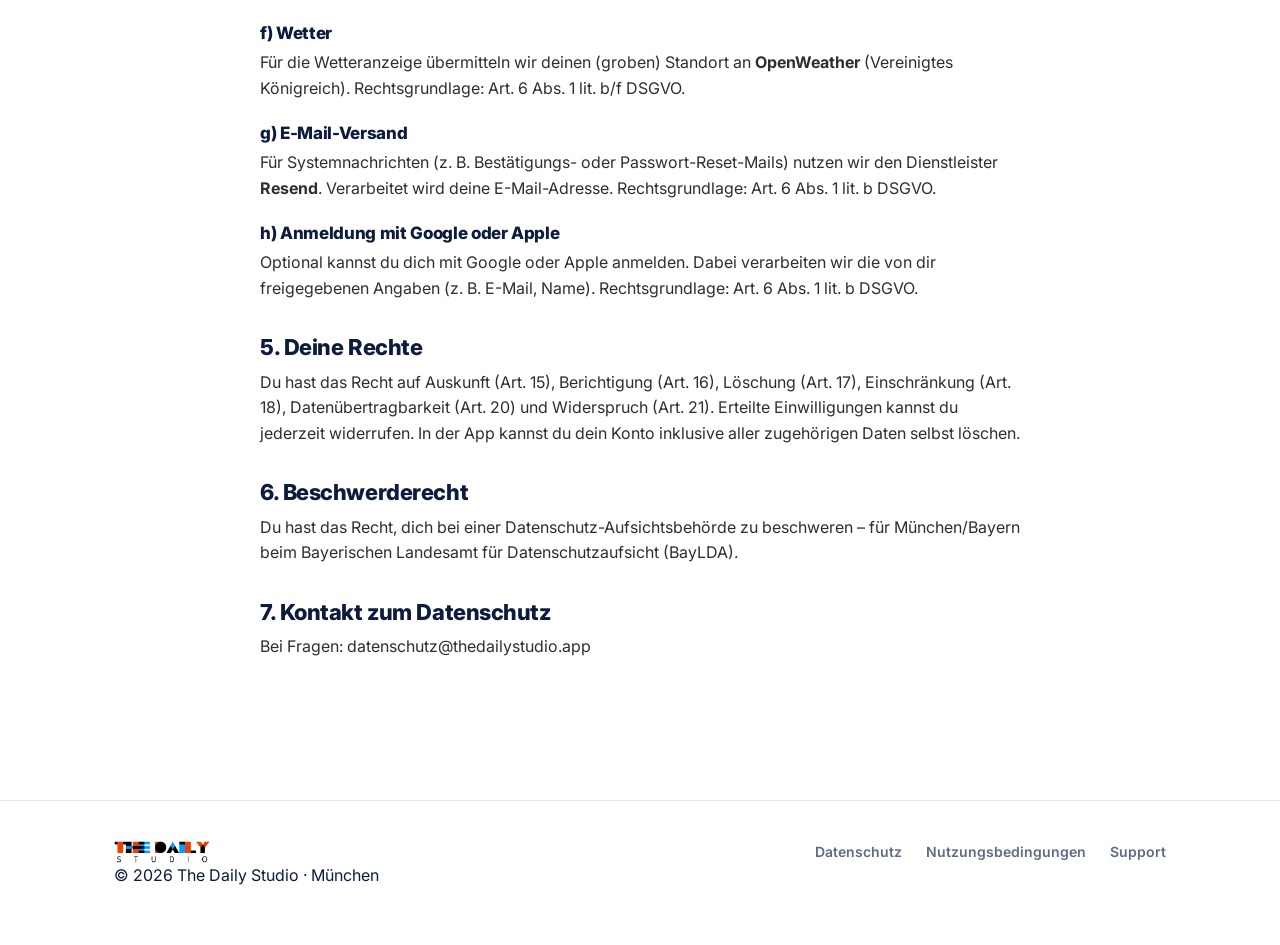
<file: datenschutz.html>
<!DOCTYPE html>
<html lang="de">
<head>
<meta charset="UTF-8">
<meta name="viewport" content="width=device-width, initial-scale=1.0">
<meta name="robots" content="noindex,nofollow">
<title>Datenschutzerklärung — The Daily Studio</title>
<link rel="icon" href="assets/favicon.png">
<link href="https://fonts.googleapis.com/css2?family=Inter:wght@400;500;600;700;800&display=swap" rel="stylesheet">
<link rel="stylesheet" href="style.css">
</head>
<body>
<header><div class="wrap nav">
  <a href="index.html"><img class="logo" src="assets/logo.png" alt="The Daily Studio"></a>
  <div class="nav-cta"><a class="btn ghost" href="index.html">Zurück</a></div>
</div></header>

<div class="wrap">
<div class="doc">
  <a class="back" href="index.html">← Startseite</a>
  <h1>Datenschutzerklärung</h1>
  <p class="updated">Stand: Juli 2026</p>

  <h2>1. Verantwortlicher</h2>
  <p>Verantwortlich im Sinne der DSGVO ist:<br>
  Norbert Pellkofer<br>
  E-Mail: datenschutz@thedailystudio.app</p>

  <h2>2. Überblick</h2>
  <p>Wir verarbeiten personenbezogene Daten nur, soweit das für die Bereitstellung der App „The Daily Studio" und dieser Website erforderlich ist. Wir folgen dem Grundsatz der Datensparsamkeit.</p>

  <h2>3. Hosting der Website</h2>
  <p>Unsere Website wird über <strong>GitHub Pages</strong> (GitHub, Inc., 88 Colin P. Kelly Jr. Street, San Francisco, CA 94107, USA) bereitgestellt. Beim Aufruf werden technisch notwendige Server-Logs (u. a. IP-Adresse, Zeitpunkt, abgerufene Datei, Browsertyp) verarbeitet. Rechtsgrundlage: Art. 6 Abs. 1 lit. f DSGVO (berechtigtes Interesse an sicherem Betrieb). Die Verarbeitung erfolgt in den USA; die Übermittlung stützt sich auf geeignete Garantien (Standardvertragsklauseln). Die Domain wird über <strong>IONOS SE</strong> (Montabaur) verwaltet.</p>

  <h2>4. Datenverarbeitung in der App</h2>
  <h3>a) Konto &amp; Authentifizierung</h3>
  <p>Für die Nutzung der App legst du ein Konto an (E-Mail-Adresse, Passwort, ggf. Name/Spitzname). Verarbeitung über unseren Backend-Dienstleister <strong>Supabase</strong> (Auth, Datenbank, Funktionen). Rechtsgrundlage: Art. 6 Abs. 1 lit. b DSGVO (Vertragserfüllung).</p>
  <h3>b) Trainingsdaten</h3>
  <p>Zur Erstellung deines Plans und deiner Fortschrittsanzeige (Streak, Wochenziel) verarbeiten wir die von dir eingegebenen Trainingsdaten. Rechtsgrundlage: Art. 6 Abs. 1 lit. b DSGVO.</p>
  <h3>c) Push-Benachrichtigungen</h3>
  <p>Für Erinnerungen nutzen wir <strong>Firebase Cloud Messaging</strong> (Google Ireland Ltd.). Dabei wird ein Geräte-Token verarbeitet. Du kannst Benachrichtigungen jederzeit in den Systemeinstellungen oder in der App deaktivieren. Rechtsgrundlage: Art. 6 Abs. 1 lit. a/f DSGVO.</p>
  <h3>d) Buddy-Funktion</h3>
  <p>Wenn du einen Trainings-Buddy einlädst, erzeugt die App einen Einladungslink, den <strong>du selbst</strong> über deine eigene App (Mail/Messenger) teilst. Die App versendet selbst keine E-Mails an Dritte. Trainings, Gewichte und Pläne werden zwischen verbundenen Nutzern nicht ausgetauscht. Haben beide das Teilen eingeschaltet, sieht jeder nur, ob der andere seine Trainingswoche geschafft hat oder gerade knapp dran ist, und wie viele Wochen ihr gemeinsam durchgehalten habt (Duo-Flamme). Das Teilen lässt sich jederzeit ausschalten. Motivations-Hinweise werden ausschließlich serverseitig erzeugt und als Benachrichtigung zugestellt. Die Verbindung beruht auf beidseitiger Einwilligung (Art. 6 Abs. 1 lit. a DSGVO) und ist jederzeit auflösbar.</p>

  <h3>e) KI-gestützte Trainingsplanung</h3>
  <p>Zur Erstellung deines Plans übermitteln wir Profilangaben (z. B. Ziel, Erfahrung, Trainingstage) an unseren KI-Dienstleister <strong>Anthropic</strong> (Anthropic PBC, USA). Angaben zu körperlichen Einschränkungen (Gesundheitsdaten) übermitteln wir nur mit deiner ausdrücklichen Einwilligung (Art. 9 Abs. 2 lit. a DSGVO); ohne Einwilligung erstellen wir den Plan ohne diese Angabe. Rechtsgrundlage im Übrigen: Art. 6 Abs. 1 lit. b DSGVO. Die Übermittlung in die USA erfolgt auf Basis geeigneter Garantien (Standardvertragsklauseln).</p>
  <h3>f) Wetter</h3>
  <p>Für die Wetteranzeige übermitteln wir deinen (groben) Standort an <strong>OpenWeather</strong> (Vereinigtes Königreich). Rechtsgrundlage: Art. 6 Abs. 1 lit. b/f DSGVO.</p>
  <h3>g) E-Mail-Versand</h3>
  <p>Für Systemnachrichten (z. B. Bestätigungs- oder Passwort-Reset-Mails) nutzen wir den Dienstleister <strong>Resend</strong>. Verarbeitet wird deine E-Mail-Adresse. Rechtsgrundlage: Art. 6 Abs. 1 lit. b DSGVO.</p>
  <h3>h) Anmeldung mit Google oder Apple</h3>
  <p>Optional kannst du dich mit Google oder Apple anmelden. Dabei verarbeiten wir die von dir freigegebenen Angaben (z. B. E-Mail, Name). Rechtsgrundlage: Art. 6 Abs. 1 lit. b DSGVO.</p>

  <h2>5. Deine Rechte</h2>
  <p>Du hast das Recht auf Auskunft (Art. 15), Berichtigung (Art. 16), Löschung (Art. 17), Einschränkung (Art. 18), Datenübertragbarkeit (Art. 20) und Widerspruch (Art. 21). Erteilte Einwilligungen kannst du jederzeit widerrufen. In der App kannst du dein Konto inklusive aller zugehörigen Daten selbst löschen.</p>

  <h2>6. Beschwerderecht</h2>
  <p>Du hast das Recht, dich bei einer Datenschutz-Aufsichtsbehörde zu beschweren – für München/Bayern beim Bayerischen Landesamt für Datenschutzaufsicht (BayLDA).</p>

  <h2>7. Kontakt zum Datenschutz</h2>
  <p>Bei Fragen: datenschutz@thedailystudio.app</p>
</div>
</div>

<footer><div class="wrap">
  <div class="foot">
    <img class="logo" src="assets/logo.png" alt="The Daily Studio">
    <div class="links">
      <a href="datenschutz.html">Datenschutz</a>
      <a href="agb.html">Nutzungsbedingungen</a>
      <a href="support.html">Support</a>    </div>
  </div>
  <p class="copy">© 2026 The Daily Studio · München</p>
</div></footer>
</body>
</html>
</file>
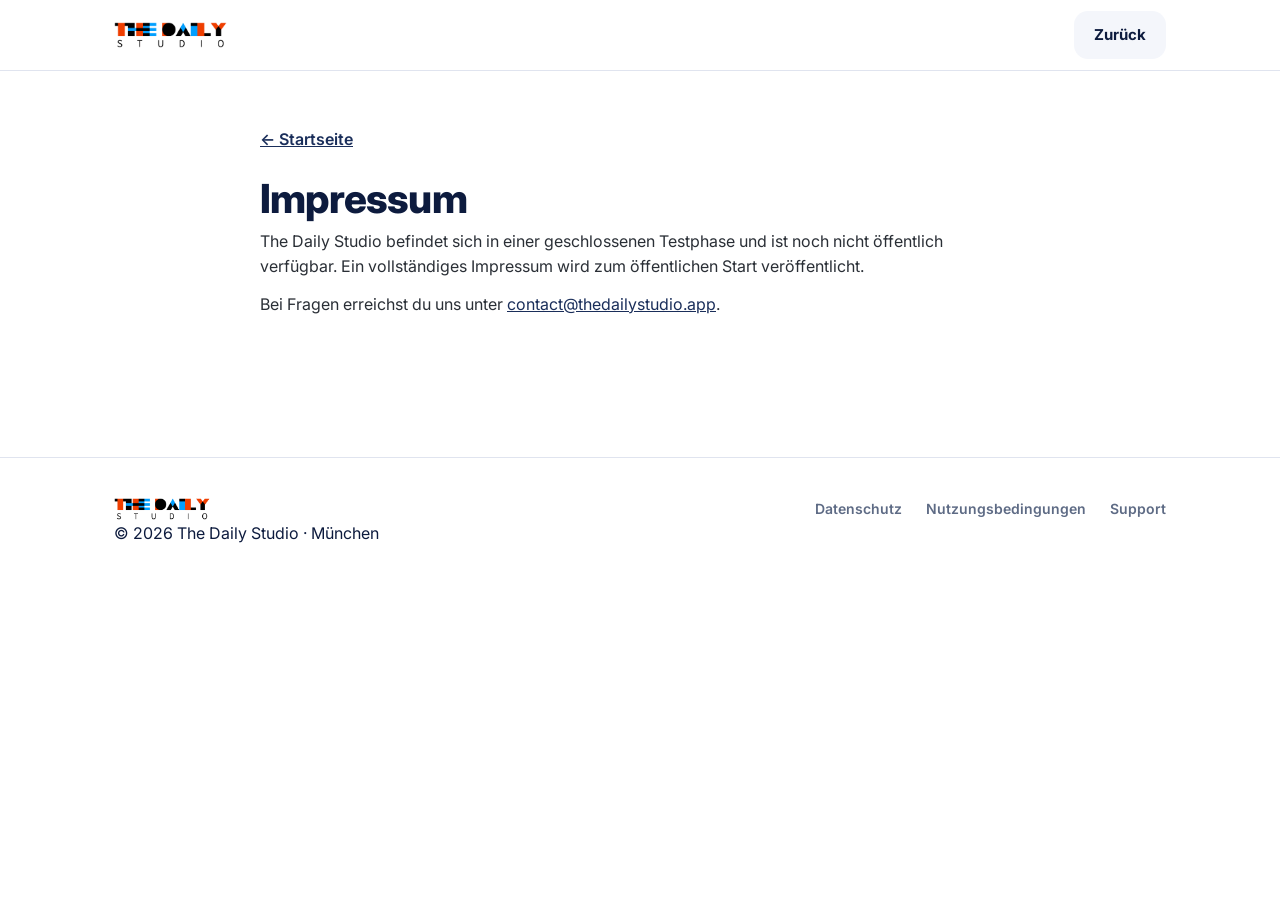
<file: impressum.html>
<!DOCTYPE html>
<html lang="de">
<head>
<meta charset="UTF-8">
<meta name="viewport" content="width=device-width, initial-scale=1.0">
<title>The Daily Studio</title>
<meta name="robots" content="noindex,nofollow">
<link rel="icon" href="assets/favicon.png">
<link href="https://fonts.googleapis.com/css2?family=Inter:wght@400;500;600;700;800&display=swap" rel="stylesheet">
<link rel="stylesheet" href="style.css">
</head>
<body>
<header><div class="wrap nav">
  <a href="index.html"><img class="logo" src="assets/logo.png" alt="The Daily Studio"></a>
  <div class="nav-cta"><a class="btn ghost" href="index.html">Zurück</a></div>
</div></header>

<div class="wrap">
<div class="doc">
  <a class="back" href="index.html">← Startseite</a>
  <h1>Impressum</h1>
  <p>The Daily Studio befindet sich in einer geschlossenen Testphase und ist noch nicht öffentlich verfügbar. Ein vollständiges Impressum wird zum öffentlichen Start veröffentlicht.</p>
  <p>Bei Fragen erreichst du uns unter <a href="mailto:contact@thedailystudio.app">contact@thedailystudio.app</a>.</p>
</div>
</div>

<footer><div class="wrap">
  <div class="foot">
    <img class="logo" src="assets/logo.png" alt="The Daily Studio">
    <div class="links">
      <a href="datenschutz.html">Datenschutz</a>
      <a href="agb.html">Nutzungsbedingungen</a>
      <a href="support.html">Support</a>
    </div>
  </div>
  <p class="copy">© 2026 The Daily Studio · München</p>
</div></footer>
</body>
</html>
</file>
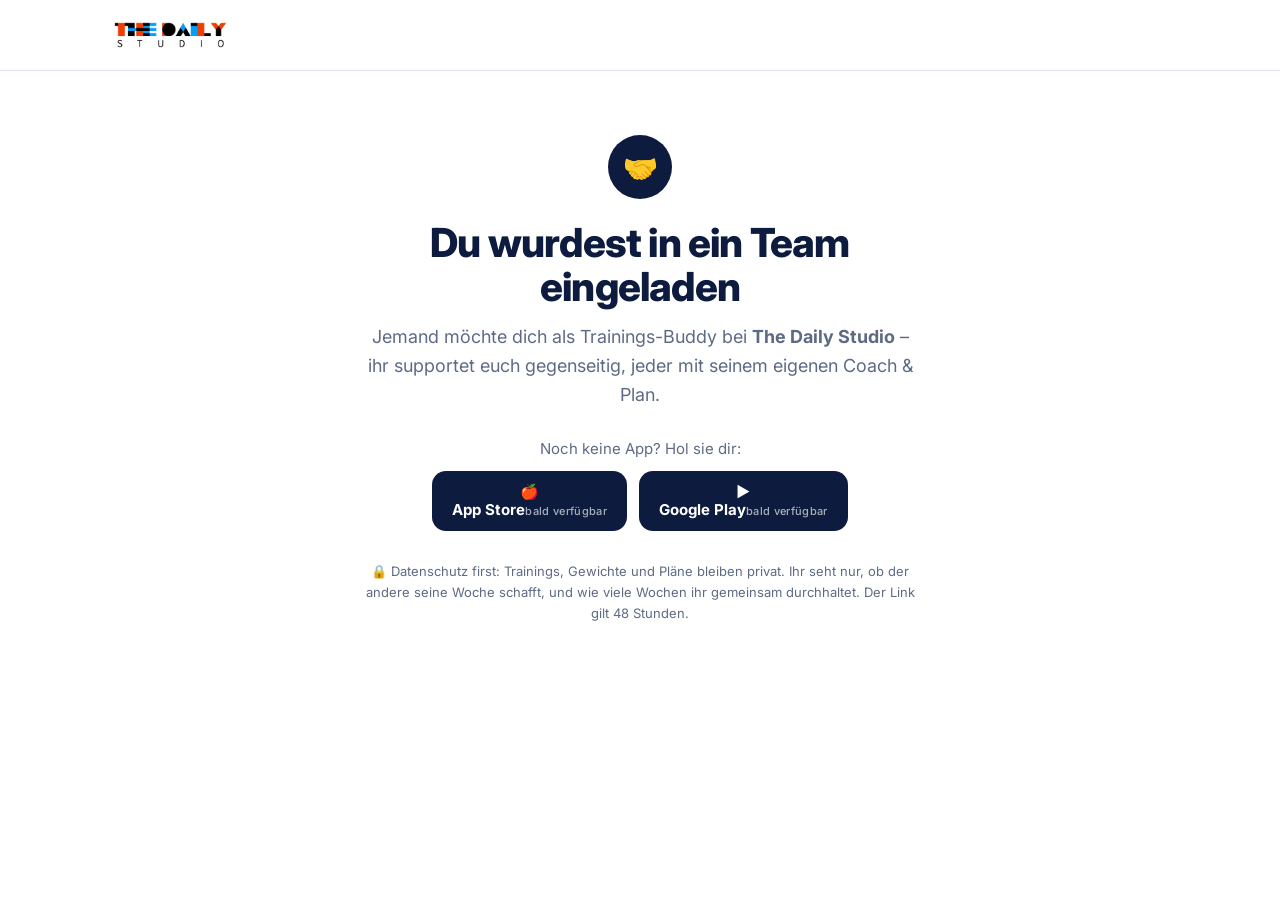
<file: invite.html>
<!DOCTYPE html>
<html lang="de">
<head>
<meta charset="UTF-8">
<meta name="viewport" content="width=device-width, initial-scale=1.0">
<title>Deine Einladung — The Daily Studio</title>
<meta name="robots" content="noindex">
<link rel="icon" href="assets/favicon.png">
<link href="https://fonts.googleapis.com/css2?family=Inter:wght@400;500;600;700;800&display=swap" rel="stylesheet">
<link rel="stylesheet" href="style.css">
</head>
<body>
<header><div class="wrap nav">
  <a href="index.html"><img class="logo" src="assets/logo.png" alt="The Daily Studio"></a>
</div></header>

<div class="wrap">
<div class="doc" style="text-align:center;max-width:560px">
  <div style="width:64px;height:64px;border-radius:50%;background:#0D1B3E;display:flex;align-items:center;justify-content:center;margin:8px auto 22px;color:#fff;font-size:28px">🤝</div>
  <h1>Du wurdest in ein Team eingeladen</h1>
  <p style="font-size:18px;color:var(--muted);margin:14px 0 28px">
    Jemand möchte dich als Trainings-Buddy bei <strong>The Daily Studio</strong> – ihr supportet euch gegenseitig, jeder mit seinem eigenen Coach &amp; Plan.
  </p>

  <a id="openApp" class="btn red" style="font-size:16px;padding:14px 26px" href="#">In der App öffnen</a>

  <p style="font-size:15px;color:var(--muted);margin:26px 0 10px">Noch keine App? Hol sie dir:</p>
  <div class="store" style="justify-content:center">
    <span class="badge"><span>🍎</span><span>App Store<small>bald verfügbar</small></span></span>
    <span class="badge"><span>▶</span><span>Google Play<small>bald verfügbar</small></span></span>
  </div>

  <p style="font-size:13px;color:var(--muted);margin-top:30px">
    🔒 Datenschutz first: Trainings, Gewichte und Pläne bleiben privat. Ihr seht nur, ob der andere seine Woche schafft, und wie viele Wochen ihr gemeinsam durchhaltet. Der Link gilt 48 Stunden.
  </p>
</div>
</div>

<script>
  // Token aus dem Pfad /invite/<token> lesen und den "In der App öffnen"-Button
  // auf das Custom-Scheme setzen. (Ist die App installiert, fängt das OS den
  // https-Link i. d. R. schon vorher ab und öffnet die App direkt.)
  (function () {
    var parts = window.location.pathname.split('/').filter(Boolean);
    var token = parts.length >= 2 && parts[0] === 'invite' ? parts[1] : '';
    var btn = document.getElementById('openApp');
    if (token) {
      btn.setAttribute('href', 'thedailystudio://invite/' + token);
    } else {
      btn.style.display = 'none';
    }
  })();
</script>
</body>
</html>
</file>
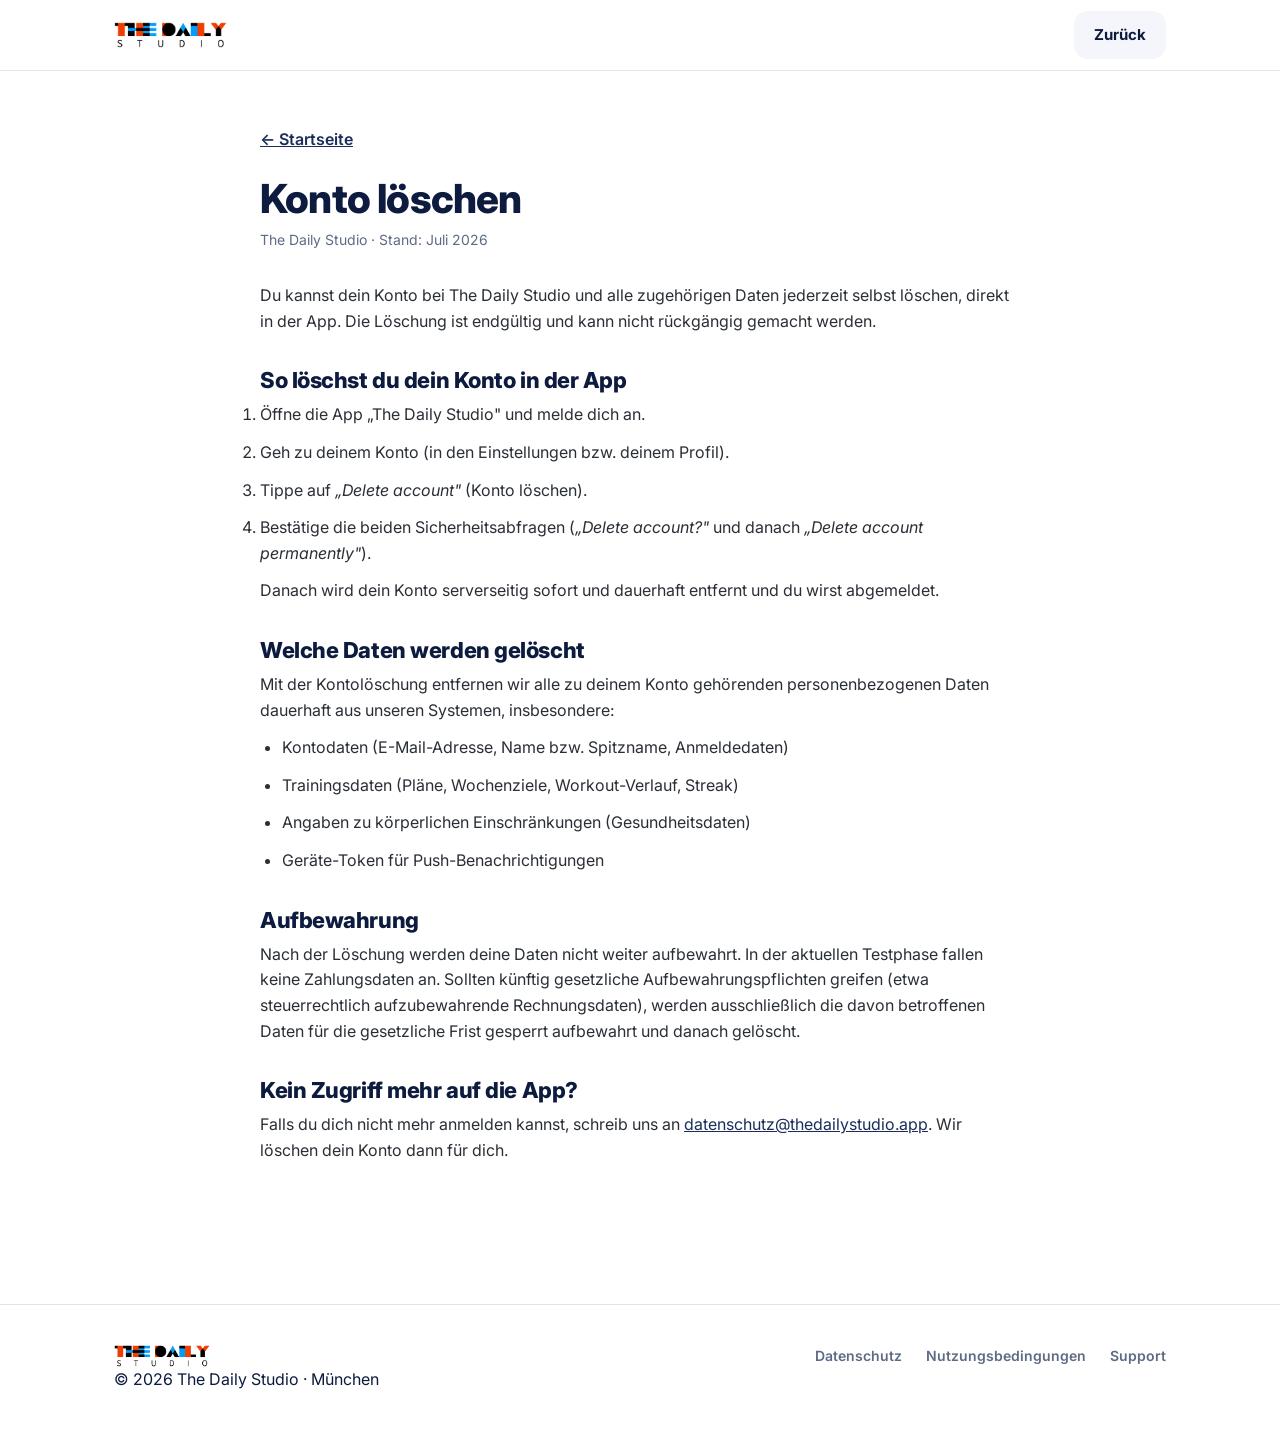
<file: konto-loeschen.html>
<!DOCTYPE html>
<html lang="de">
<head>
<meta charset="UTF-8">
<meta name="viewport" content="width=device-width, initial-scale=1.0">
<meta name="robots" content="noindex,nofollow">
<title>Konto löschen — The Daily Studio</title>
<link rel="icon" href="assets/favicon.png">
<link href="https://fonts.googleapis.com/css2?family=Inter:wght@400;500;600;700;800&display=swap" rel="stylesheet">
<link rel="stylesheet" href="style.css">
</head>
<body>
<header><div class="wrap nav">
  <a href="index.html"><img class="logo" src="assets/logo.png" alt="The Daily Studio"></a>
  <div class="nav-cta"><a class="btn ghost" href="index.html">Zurück</a></div>
</div></header>

<div class="wrap">
<div class="doc">
  <a class="back" href="index.html">← Startseite</a>
  <h1>Konto löschen</h1>
  <p class="updated">The Daily Studio · Stand: Juli 2026</p>

  <p>Du kannst dein Konto bei The Daily Studio und alle zugehörigen Daten jederzeit selbst löschen, direkt in der App. Die Löschung ist endgültig und kann nicht rückgängig gemacht werden.</p>

  <h2>So löschst du dein Konto in der App</h2>
  <ol>
    <li>Öffne die App „The Daily Studio" und melde dich an.</li>
    <li>Geh zu deinem Konto (in den Einstellungen bzw. deinem Profil).</li>
    <li>Tippe auf <em>„Delete account"</em> (Konto löschen).</li>
    <li>Bestätige die beiden Sicherheitsabfragen (<em>„Delete account?"</em> und danach <em>„Delete account permanently"</em>).</li>
  </ol>
  <p>Danach wird dein Konto serverseitig sofort und dauerhaft entfernt und du wirst abgemeldet.</p>

  <h2>Welche Daten werden gelöscht</h2>
  <p>Mit der Kontolöschung entfernen wir alle zu deinem Konto gehörenden personenbezogenen Daten dauerhaft aus unseren Systemen, insbesondere:</p>
  <ul>
    <li>Kontodaten (E-Mail-Adresse, Name bzw. Spitzname, Anmeldedaten)</li>
    <li>Trainingsdaten (Pläne, Wochenziele, Workout-Verlauf, Streak)</li>
    <li>Angaben zu körperlichen Einschränkungen (Gesundheitsdaten)</li>
    <li>Geräte-Token für Push-Benachrichtigungen</li>
  </ul>

  <h2>Aufbewahrung</h2>
  <p>Nach der Löschung werden deine Daten nicht weiter aufbewahrt. In der aktuellen Testphase fallen keine Zahlungsdaten an. Sollten künftig gesetzliche Aufbewahrungspflichten greifen (etwa steuerrechtlich aufzubewahrende Rechnungsdaten), werden ausschließlich die davon betroffenen Daten für die gesetzliche Frist gesperrt aufbewahrt und danach gelöscht.</p>

  <h2>Kein Zugriff mehr auf die App?</h2>
  <p>Falls du dich nicht mehr anmelden kannst, schreib uns an <a href="mailto:datenschutz@thedailystudio.app">datenschutz@thedailystudio.app</a>. Wir löschen dein Konto dann für dich.</p>
</div>
</div>

<footer><div class="wrap">
  <div class="foot">
    <img class="logo" src="assets/logo.png" alt="The Daily Studio">
    <div class="links">
      <a href="datenschutz.html">Datenschutz</a>
      <a href="agb.html">Nutzungsbedingungen</a>
      <a href="support.html">Support</a>
    </div>
  </div>
  <p class="copy">© 2026 The Daily Studio · München</p>
</div></footer>
</body>
</html>
</file>
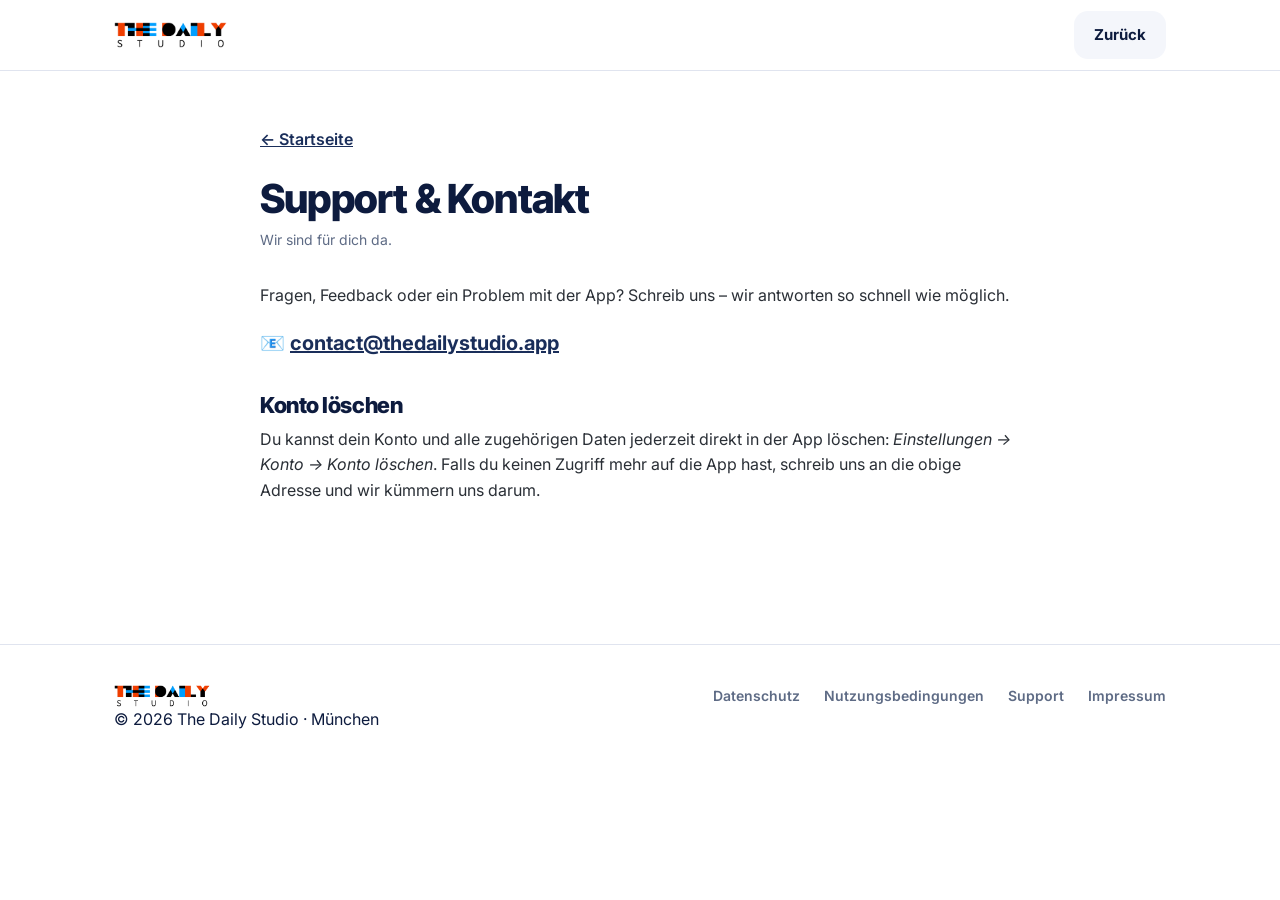
<file: support.html>
<!DOCTYPE html>
<html lang="de">
<head>
<meta charset="UTF-8">
<meta name="viewport" content="width=device-width, initial-scale=1.0">
<meta name="robots" content="noindex,nofollow">
<title>Support — The Daily Studio</title>
<link rel="icon" href="assets/favicon.png">
<link href="https://fonts.googleapis.com/css2?family=Inter:wght@400;500;600;700&family=Inter+Tight:wght@600;700;800&display=swap" rel="stylesheet">
<link rel="stylesheet" href="style.css">
</head>
<body>
<header><div class="wrap nav">
  <a href="index.html"><img class="logo" src="assets/logo.png" alt="The Daily Studio"></a>
  <div class="nav-cta"><a class="btn ghost" href="index.html">Zurück</a></div>
</div></header>

<div class="wrap">
<div class="doc">
  <a class="back" href="index.html">← Startseite</a>
  <h1>Support &amp; Kontakt</h1>
  <p class="updated">Wir sind für dich da.</p>

  <p>Fragen, Feedback oder ein Problem mit der App? Schreib uns – wir antworten so schnell wie möglich.</p>
  <p style="font-size:20px;font-weight:700;margin:18px 0">
    📧 <a href="mailto:contact@thedailystudio.app">contact@thedailystudio.app</a>
  </p>

  <h2>Konto löschen</h2>
  <p>Du kannst dein Konto und alle zugehörigen Daten jederzeit direkt in der App löschen: <em>Einstellungen → Konto → Konto löschen</em>. Falls du keinen Zugriff mehr auf die App hast, schreib uns an die obige Adresse und wir kümmern uns darum.</p>
</div>
</div>

<footer><div class="wrap">
  <div class="foot">
    <img class="logo" src="assets/logo.png" alt="The Daily Studio">
    <div class="links">
      <a href="datenschutz.html">Datenschutz</a>
      <a href="agb.html">Nutzungsbedingungen</a>
      <a href="support.html">Support</a>
      <a href="impressum.html">Impressum</a>
    </div>
  </div>
  <p class="copy">© 2026 The Daily Studio · München</p>
</div></footer>
</body>
</html>
</file>
<file: style.css>
/* The Daily Studio — Website v2
   An das echte App-Design angelehnt: Navy-Basis (#0D1B3E), Buttons Navy (#1A2E5A),
   helle Karten (#F4F6FB), Teal nur im echten Lift-UI, Gold nur im echten Feier-UI.
   Typo: Inter Tight (Headlines) + Inter (Text), serifenlos wie in der App. */
:root{
  --ink:#0D1B3E; --navy:#0D1B3E; --accent:#1A2E5A; --accent2:#1A3A6E;
  --teal:#249689; --gold:#F4C64B; --flame:#EF4E23; --cream:#FCE9C9;
  --paper:#FFFFFF; --card:#F4F6FB; --line:#E0E4EF;
  --muted:#5E6B85; --label:#8892AA; --danger:#D64550; --red:#E8431C;
  --maxw:1100px; --radius:20px;
  --sans:-apple-system,BlinkMacSystemFont,"Segoe UI",Roboto,Helvetica,Arial,sans-serif;
  --shadow:0 2px 8px rgba(13,27,62,.06);
  --shadow-lg:0 24px 60px rgba(13,27,62,.16);
}
*{box-sizing:border-box;margin:0;padding:0}
html{scroll-behavior:smooth}
body{font-family:"Inter",var(--sans);
  color:var(--ink);background:var(--paper);line-height:1.6;-webkit-font-smoothing:antialiased}
.wrap{max-width:var(--maxw);margin:0 auto;padding:0 24px}
a{color:inherit;text-decoration:none}
img{max-width:100%;display:block}
h1,h2,h3,h4{font-family:"Inter Tight","Inter",var(--sans);line-height:1.1;font-weight:800;letter-spacing:-0.02em}

/* ---- Header ---- */
header{position:sticky;top:0;z-index:20;background:rgba(255,255,255,.88);backdrop-filter:blur(12px);border-bottom:1px solid var(--line)}
.nav{display:flex;align-items:center;justify-content:space-between;height:70px}
.nav .logo{height:26px;width:auto}
.nav nav{display:flex;gap:26px;align-items:center;font-weight:600;font-size:15px;color:var(--muted)}
.nav nav a:hover{color:var(--ink)}
.btn{display:inline-flex;align-items:center;gap:8px;font-weight:700;font-size:15px;
  padding:12px 20px;border-radius:14px;border:none;background:var(--accent);color:#fff;cursor:pointer;transition:transform .12s ease,box-shadow .12s ease}
.btn:hover{transform:translateY(-1px);box-shadow:0 8px 20px rgba(26,46,90,.28)}
.btn.ghost{background:var(--card);color:var(--ink)}
.nav-cta{display:flex;gap:10px}
@media(max-width:820px){.nav nav{display:none}}

/* ---- Hero ---- */
.hero{padding:64px 0 40px;position:relative;overflow:hidden}
.hero-grid{display:grid;grid-template-columns:1.02fr .98fr;gap:48px;align-items:center;position:relative;z-index:1}
.kicker{display:inline-block;font-weight:700;font-size:12.5px;
  letter-spacing:.12em;text-transform:uppercase;color:var(--label);margin-bottom:16px}
.hero h1{font-size:clamp(34px,5.6vw,58px);font-weight:800;margin:0 0 22px;max-width:1000px}
.hero h1 em{font-style:normal;color:var(--flame)}
.hero p.lead{font-size:clamp(17px,2.3vw,20px);color:var(--muted);max-width:540px;margin:0 0 30px}
.store{display:flex;gap:12px;flex-wrap:wrap}
.store .badge{display:inline-flex;flex-direction:column;justify-content:center;background:var(--ink);color:#fff;
  padding:12px 20px;border-radius:14px;font-weight:700;font-size:15px;line-height:1.2}
.store .badge small{font-weight:500;font-size:11px;opacity:.65;letter-spacing:.03em;margin-top:2px}
.hero .note{margin-top:16px;font-size:13px;color:var(--muted)}
@media(max-width:860px){.hero-grid{grid-template-columns:1fr;gap:34px}}

/* ---- Device frame (echte Screenshots) ---- */
.device{width:270px;justify-self:center;background:var(--ink);border-radius:42px;padding:9px;
  box-shadow:var(--shadow-lg)}
.hero .device{width:208px;border-radius:36px}
.device img{width:100%;border-radius:34px;display:block}
.hero .device img{border-radius:29px}
.device.sm{width:230px}

/* ---- Coach speech bubble (Signature-Element der App) ---- */
.coachbubble{display:flex;gap:13px;align-items:flex-start;background:var(--card);border-radius:22px;
  padding:15px;box-shadow:var(--shadow);max-width:440px}
.coachbubble .avatar{width:50px;height:50px;border-radius:50%;object-fit:cover;flex:none}
.coachbubble .msg{background:var(--ink);color:#fff;border-radius:16px;padding:12px 15px}
.coachbubble .who{font-size:12.5px;font-weight:700;color:rgba(255,255,255,.6);margin-bottom:3px}
.coachbubble .msg p{font-size:14.5px;line-height:1.45;color:#EAEEF6}

/* ---- Generic section ---- */
section.block{padding:60px 0}
.eyebrow{font-weight:700;font-size:12.5px;letter-spacing:.12em;text-transform:uppercase;color:var(--label);text-align:center}
h2.center{font-size:clamp(26px,4.2vw,38px);text-align:center;margin-top:10px}
.sub{text-align:center;color:var(--muted);max-width:620px;margin:14px auto 0;font-size:17px}

/* ---- Feature trio ---- */
.trio{display:grid;grid-template-columns:repeat(auto-fit,minmax(250px,1fr));gap:20px;margin-top:42px}
.feat{background:var(--card);border-radius:var(--radius);padding:26px;box-shadow:var(--shadow)}
.feat .ic{width:48px;height:48px;border-radius:14px;display:flex;align-items:center;justify-content:center;font-size:22px;margin-bottom:16px;background:#fff;box-shadow:var(--shadow)}
.feat h3{font-size:19px;margin-bottom:8px}
.feat p{color:var(--muted);font-size:15px}

/* ---- Steps ---- */
.steps{display:grid;grid-template-columns:repeat(auto-fit,minmax(220px,1fr));gap:22px;margin-top:44px}
.step .n{font-size:14px;font-weight:800;color:#fff;background:var(--accent);width:36px;height:36px;border-radius:11px;display:flex;align-items:center;justify-content:center;margin-bottom:14px}
.step:nth-child(2) .n{background:var(--accent2)} .step:nth-child(3) .n{background:var(--ink)}
.step h3{font-size:18px;margin-bottom:6px}
.step p{color:var(--muted);font-size:15px}

/* ---- Split (Text + Device) ---- */
.split{display:grid;grid-template-columns:1fr 1fr;gap:48px;align-items:center;margin-top:8px}
.split.rev .txt{order:2}
.split .eyebrow{text-align:left}
.split h2{font-size:clamp(25px,4vw,36px);margin:10px 0 0;text-align:left}
.split .txt p{color:var(--muted);font-size:17px;margin-top:16px;max-width:520px}
.split .pill{display:inline-flex;align-items:center;gap:8px;background:var(--card);border-radius:999px;padding:8px 15px;font-size:13.5px;font-weight:600;color:var(--ink);margin-top:20px;box-shadow:var(--shadow)}
@media(max-width:820px){.split{grid-template-columns:1fr;gap:30px}.split.rev .txt{order:0}.split .eyebrow,.split h2{text-align:center}.split .txt p{margin:16px auto 0}.split .txt{text-align:center}.split .pill{margin-left:auto;margin-right:auto}}

/* ---- Moat band ---- */
.moat{background:var(--ink);color:#fff;border-radius:26px;padding:54px 40px;text-align:center;position:relative;overflow:hidden}
.moat .eyebrow{color:#9CA9C4}
.moat h2{font-size:clamp(24px,3.8vw,36px);max-width:840px;margin:12px auto 0}
.moat h2 em{font-style:normal;color:#fff}
.moat p{color:#C9D2E4;max-width:620px;margin:18px auto 0;font-size:17px}

/* ---- Awards ---- */
.awards-row{display:flex;gap:16px;flex-wrap:wrap;justify-content:center;margin-top:40px}
.award{background:var(--card);border-radius:18px;padding:22px 18px;width:150px;text-align:center;box-shadow:var(--shadow)}
.award img.medal{height:66px;width:auto;margin:0 auto 12px}
.award h4{font-size:15px;margin-bottom:4px}
.award small{color:var(--muted);font-size:12.5px}

/* ---- Coaches ---- */
.coaches{display:grid;grid-template-columns:1fr 1fr;gap:24px;margin-top:42px}
.coach{background:var(--paper);border:1px solid var(--line);border-radius:22px;overflow:hidden;display:flex;flex-direction:column;box-shadow:var(--shadow)}
.coach .photo{aspect-ratio:1/1;width:100%;object-fit:cover}
.coach .body{padding:22px 22px 26px}
.coach .role{font-weight:700;font-size:12.5px;letter-spacing:.1em;text-transform:uppercase;color:var(--label)}
.coach h3{font-size:24px;margin:4px 0 10px}
.coach p{color:var(--muted);font-size:15px}
@media(max-width:680px){.coaches{grid-template-columns:1fr}}

/* ---- Buddy ---- */
.buddy{background:var(--ink);color:#fff;border-radius:26px;padding:56px 32px;text-align:center;position:relative;overflow:hidden}
.buddy>*{position:relative;z-index:1}
.buddy h2{font-size:clamp(26px,4.2vw,36px)}
.buddy p{color:#C9D2E4;max-width:560px;margin:16px auto 0;font-size:17px}
.buddy .lock{display:inline-block;margin-top:22px;font-size:13px;font-weight:600;background:rgba(255,255,255,.1);padding:9px 16px;border-radius:999px}

/* ---- Studio networks + Trust ---- */
.nets{display:flex;gap:14px;flex-wrap:wrap;justify-content:center;margin-top:34px}
.net{background:var(--card);border-radius:14px;padding:14px 26px;font-weight:800;font-size:18px;letter-spacing:-.01em;box-shadow:var(--shadow)}
.trust{display:flex;gap:14px;align-items:center;justify-content:center;flex-wrap:wrap;background:var(--card);border-radius:18px;padding:20px 24px;margin-top:26px;text-align:center;box-shadow:var(--shadow)}
.trust .ic{font-size:22px}
.trust p{color:var(--muted);font-size:15px;max-width:660px}
.trust strong{color:var(--ink)}

/* ---- FAQ ---- */
.faq{max-width:760px;margin:38px auto 0}
.faq details{background:var(--card);border-radius:16px;padding:4px 20px;margin-bottom:12px}
.faq summary{list-style:none;cursor:pointer;font-weight:700;font-size:16.5px;padding:16px 0;display:flex;justify-content:space-between;align-items:center;gap:16px;font-family:"Inter Tight","Inter",var(--sans)}
.faq summary::-webkit-details-marker{display:none}
.faq summary::after{content:"+";color:var(--accent);font-weight:800;font-size:22px;flex:none}
.faq details[open] summary::after{content:"–"}
.faq details p{color:var(--muted);font-size:15.5px;padding:0 2px 18px}

/* ---- CTA band ---- */
.cta-band{background:linear-gradient(135deg,#0D1B3E,#1A3A6E);color:#fff;border-radius:26px;padding:52px 32px;text-align:center}
.cta-band h2{font-size:clamp(24px,3.8vw,34px)}
.cta-band p{margin:12px auto 24px;max-width:520px;color:#C9D2E4}
.cta-band .store{justify-content:center}

/* ---- Footer ---- */
footer{border-top:1px solid var(--line);margin-top:72px;padding:40px 0 56px}
.foot{display:flex;justify-content:space-between;gap:30px;flex-wrap:wrap}
.foot .logo{height:22px}
.foot .links{display:flex;gap:24px;flex-wrap:wrap;font-size:14px;font-weight:600;color:var(--muted)}
.foot .links a:hover{color:var(--ink)}
.foot .copy{width:100%;color:var(--label);font-size:13px;margin-top:22px;border-top:1px solid var(--line);padding-top:18px}

/* ---- Legal/content pages ---- */
.doc{max-width:760px;margin:0 auto;padding:56px 0}
.doc h1{font-size:clamp(28px,5vw,40px);margin-bottom:8px}
.doc .updated{color:var(--muted);font-size:14px;margin-bottom:32px}
.doc h2{font-size:22px;margin:34px 0 10px}
.doc h3{font-size:17px;margin:22px 0 8px}
.doc p,.doc li{color:#2A2F36;font-size:16px;margin-bottom:12px}
.doc ul{padding-left:22px;margin-bottom:12px}
.doc a{color:var(--accent);text-decoration:underline}
.callout{background:var(--card);border:1px solid var(--line);border-radius:14px;padding:16px 18px;margin:18px 0;font-size:14px}
.back{display:inline-block;margin-bottom:24px;font-weight:600;color:var(--accent)}

/* ---- User-Stimmen ---- */
.voices{display:grid;grid-template-columns:repeat(auto-fit,minmax(280px,1fr));gap:20px;margin-top:42px}
.voice{background:var(--card);border-radius:20px;padding:24px 26px;box-shadow:var(--shadow)}
.voice .mark{font-family:"Inter Tight","Inter",var(--sans);font-size:38px;line-height:1;color:var(--line);margin-bottom:2px}
.voice .quote{font-size:15.5px;color:var(--ink);line-height:1.6}
.voice .who{margin-top:16px;font-weight:700;font-size:14px;color:var(--ink)}
.voice .who span{color:var(--muted);font-weight:500}

/* ---- Lift-Punkte ---- */
.lift-points{list-style:none;margin:18px 0 0;padding:0}
.lift-points li{position:relative;padding-left:24px;margin-bottom:9px;color:var(--muted);font-size:16px}
.lift-points li strong{color:var(--ink);font-weight:700}
.lift-points li::before{content:"";position:absolute;left:0;top:10px;width:8px;height:8px;border-radius:50%;background:var(--accent)}

/* ---- Request access + Kontakt ---- */
.access{display:flex;align-items:center;gap:18px;margin-top:16px;flex-wrap:wrap}
.contactlink{font-weight:600;font-size:15px;color:var(--muted);text-decoration:underline;text-underline-offset:3px}
.contactlink:hover{color:var(--ink)}
.cta-band .access{justify-content:center}
.cta-band .btn.ghost{background:#fff;color:var(--ink)}
.contactlink.light{color:#C9D2E4}
.contactlink.light:hover{color:#fff}
</file>
